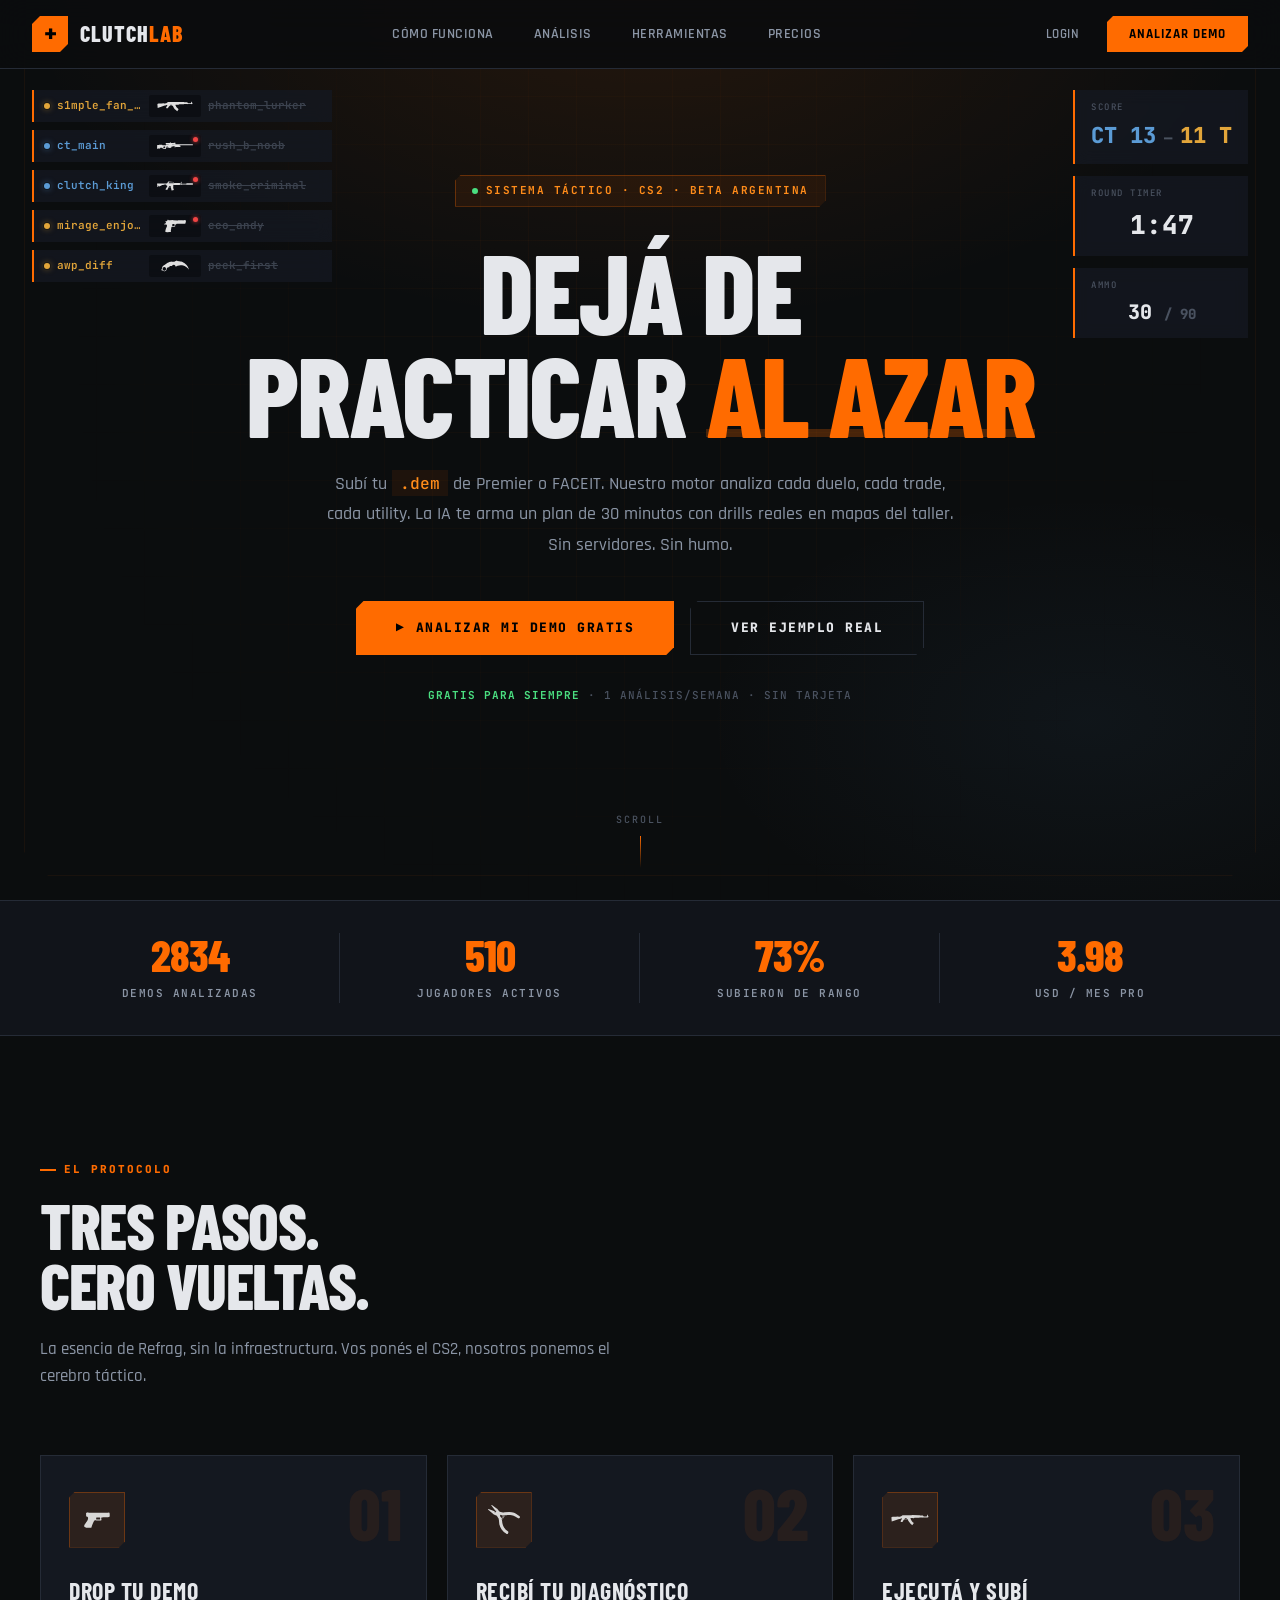
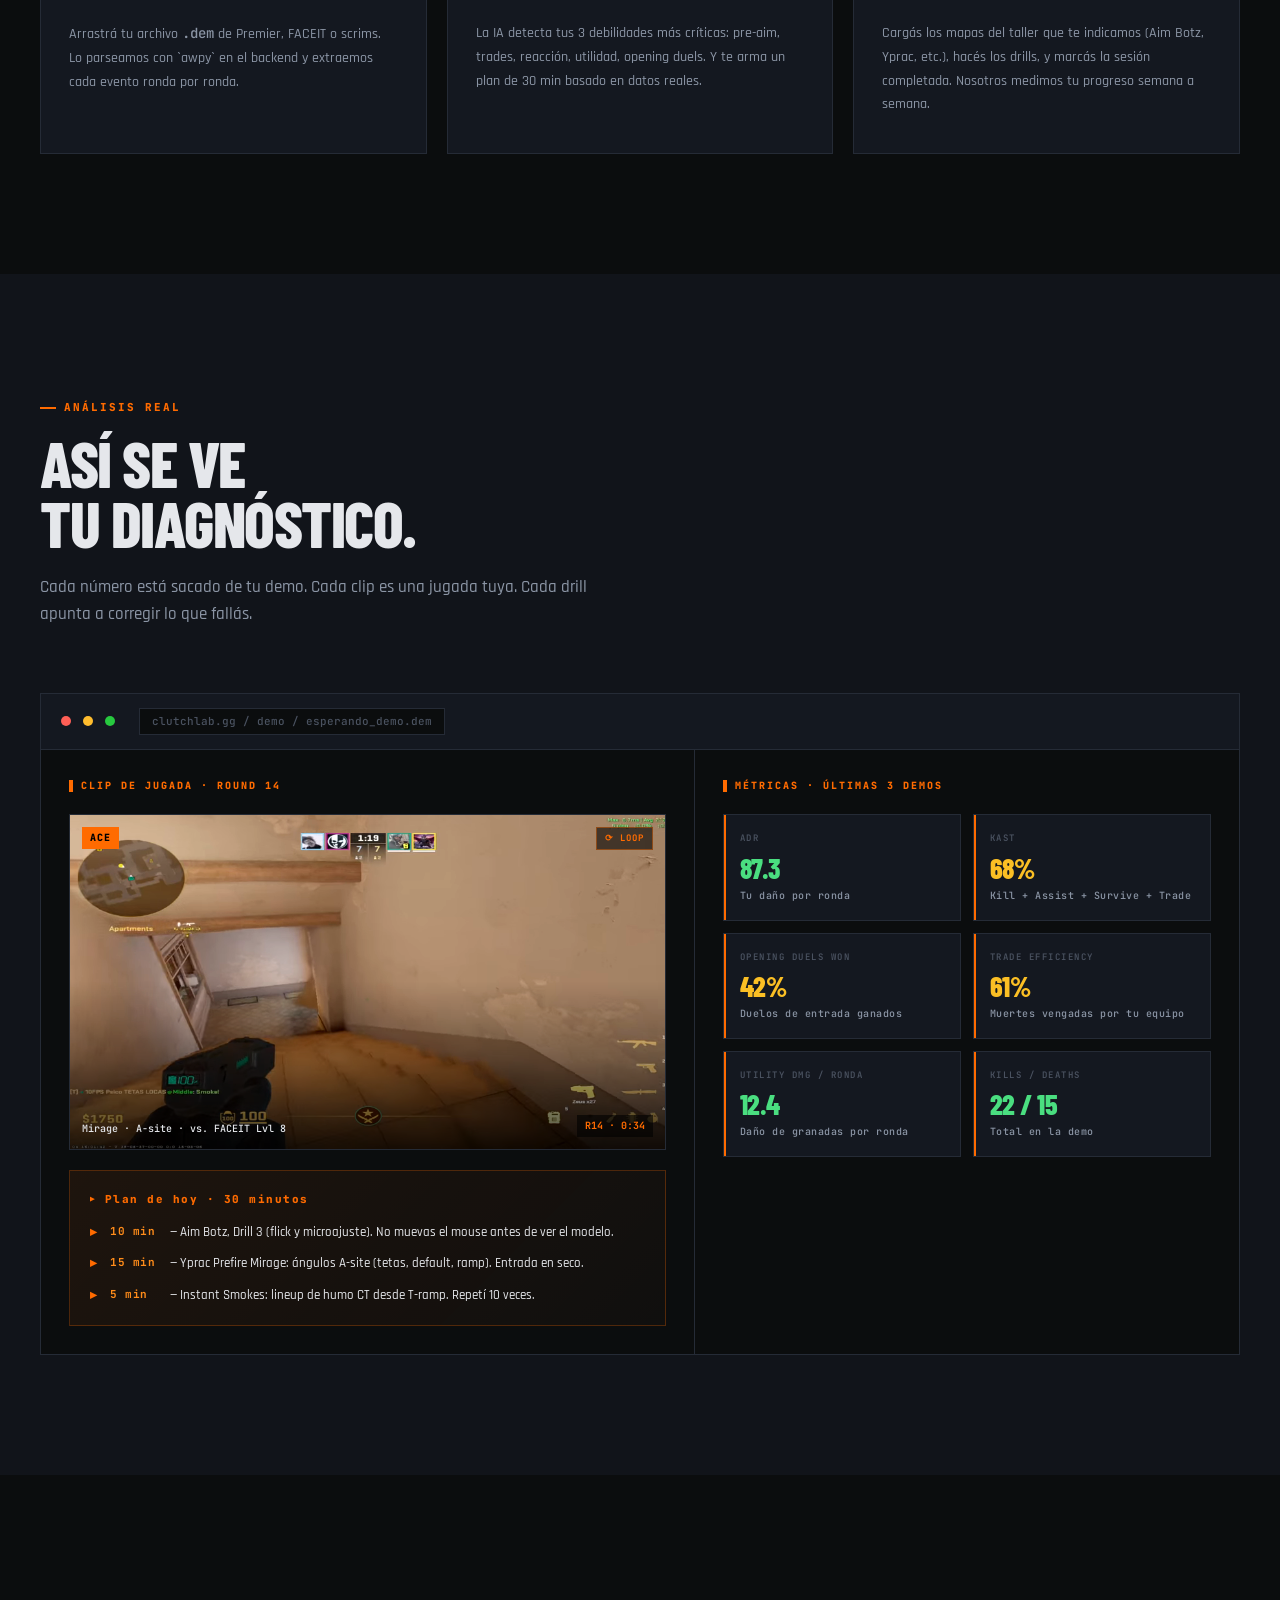
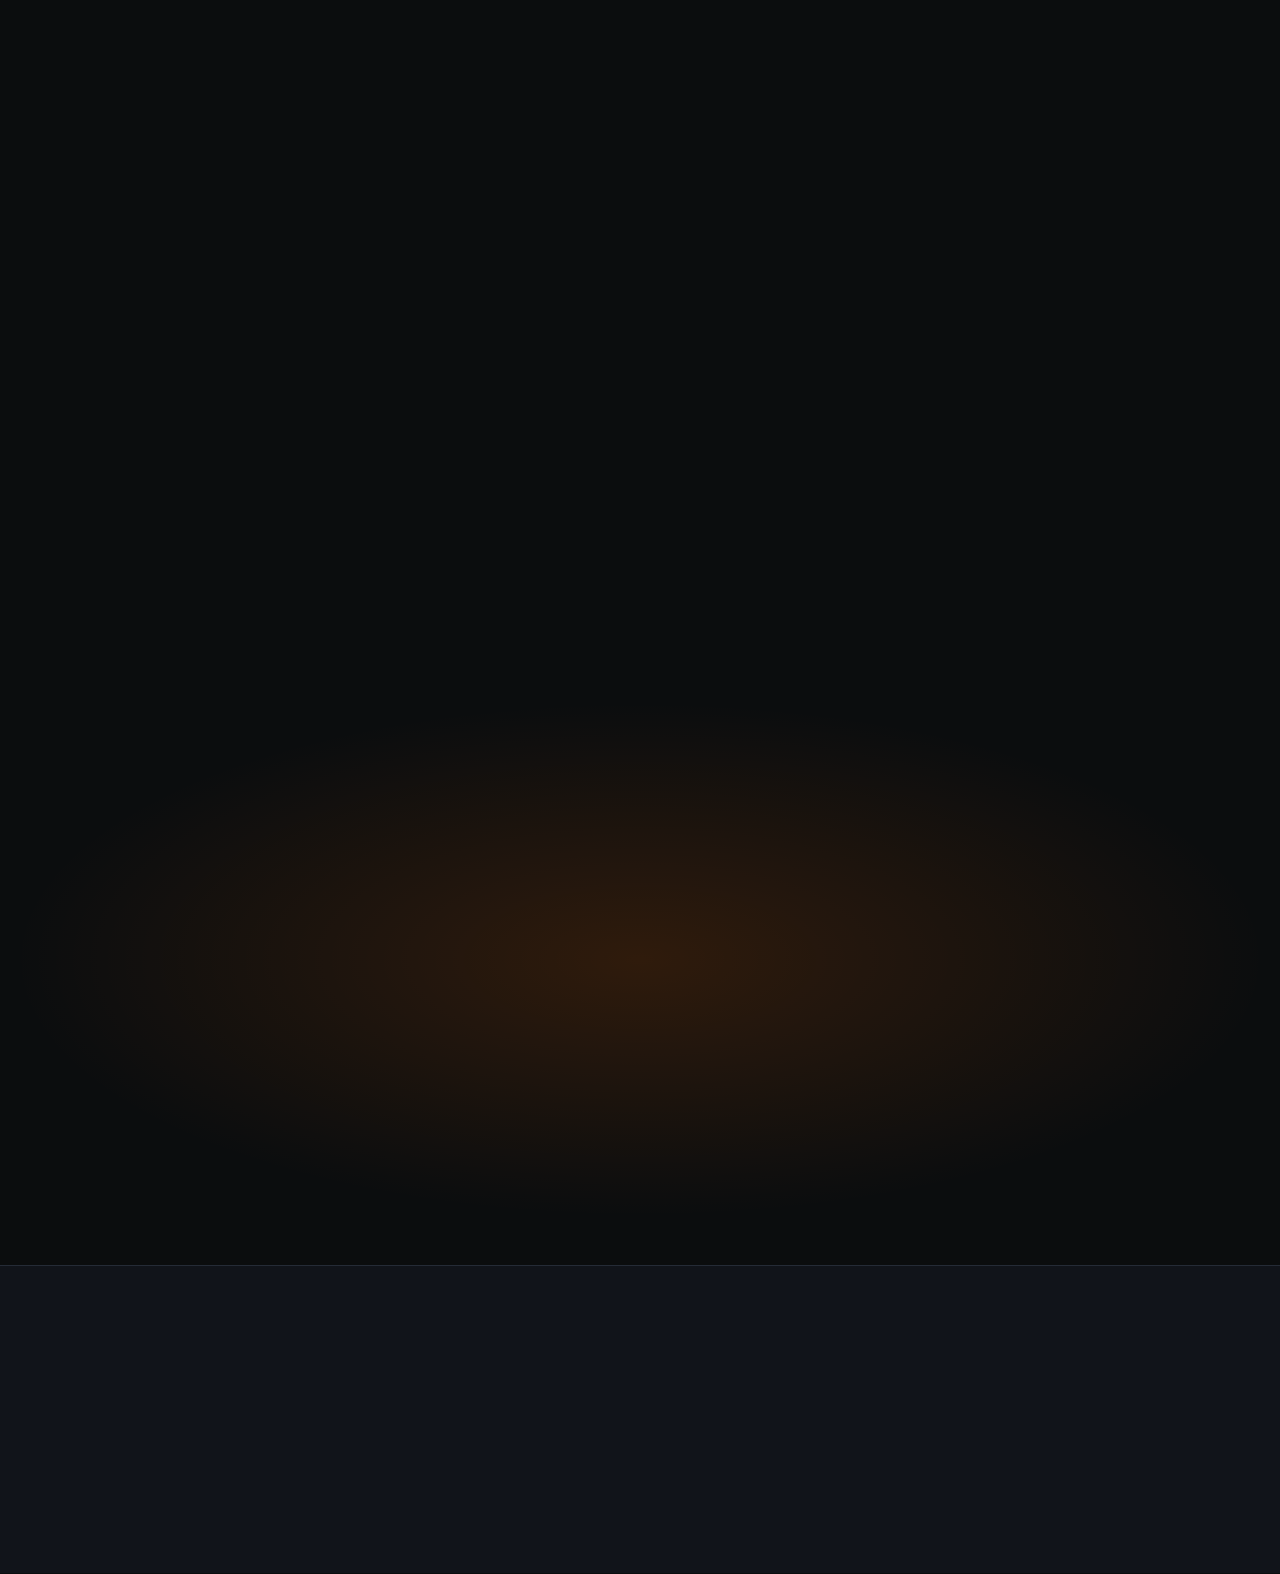
<file: index.html>
<!DOCTYPE html>
<html lang="es">
<head>
<meta charset="UTF-8">
<meta name="viewport" content="width=device-width, initial-scale=1.0">
<title>ClutchLab — Entrenamiento táctico para CS2</title>
<link rel="preconnect" href="https://fonts.googleapis.com">
<link rel="preconnect" href="https://fonts.gstatic.com" crossorigin>
<link href="https://fonts.googleapis.com/css2?family=Rajdhani:wght@500;600;700&family=JetBrains+Mono:wght@400;600;800&family=Barlow+Condensed:wght@600;700;800&display=swap" rel="stylesheet">
<link rel="stylesheet" href="styles.css">
<link rel="icon" href="/favicon.ico" type="image/x-icon">   
</head>
<body>

<!-- ============================================================
     NAV
     ============================================================ -->
<nav>
  <div class="nav-inner">
    <div class="nav-brand">
      <div class="nav-brand-mark"></div>
      <div class="nav-brand-text">Clutch<span>Lab</span></div>
    </div>
    <ul class="nav-links">
      <li><a href="#como-funciona">Cómo funciona</a></li>
      <li><a href="#analisis">Análisis</a></li>
      <li><a href="#herramientas">Herramientas</a></li>
      <li><a href="#precios">Precios</a></li>
    </ul>
    <div class="nav-actions">
      <a href="#" class="nav-login" id="nav-login-btn">Login</a>
      <div class="nav-user hidden" id="nav-user">
        <span class="nav-username" id="nav-username">@usuario</span>
        <button type="button" class="nav-logout" id="nav-logout-btn">Salir</button>
      </div>
      <button type="button" class="nav-cta" id="btn-analyze-nav" style="border:none;cursor:pointer;font-family:inherit;">Analizar demo</button>
    </div>
  </div>
</nav>

<!-- ============================================================
     HERO
     ============================================================ -->
<header class="hero">
  
  <!-- Kill feed decorativo -->
  <div class="killfeed">
    
    <!-- AK-47 · T mata a CT -->
    <div class="kf-item">
      <span class="kf-faction kf-faction-t"></span>
      <span class="kf-killer kf-t">s1mple_fan_07</span>
      <span class="kf-weapon-wrap">
        <img class="kf-weapon-icon" src="icons/ak47.svg" alt="AK-47">
      </span>
      <span class="kf-dead">phantom_lurker</span>
    </div>

    <!-- AWP headshot · CT mata a T -->
    <div class="kf-item">
      <span class="kf-faction kf-faction-ct"></span>
      <span class="kf-killer kf-ct">ct_main</span>
      <span class="kf-weapon-wrap">
        <img class="kf-weapon-icon" src="icons/awp.svg" alt="AWP">
        <span class="kf-hs-dot"></span>
      </span>
      <span class="kf-dead">rush_b_noob</span>
    </div>

    <!-- M4A1-S headshot · CT mata a T -->
    <div class="kf-item">
      <span class="kf-faction kf-faction-ct"></span>
      <span class="kf-killer kf-ct">clutch_king</span>
      <span class="kf-weapon-wrap">
        <img class="kf-weapon-icon" src="icons/m4a1_silencer.svg" alt="M4A1-S">
        <span class="kf-hs-dot"></span>
      </span>
      <span class="kf-dead">smoke_criminal</span>
    </div>

    <!-- Deagle headshot · T mata a CT -->
    <div class="kf-item">
      <span class="kf-faction kf-faction-t"></span>
      <span class="kf-killer kf-t">mirage_enjoyer</span>
      <span class="kf-weapon-wrap">
        <img class="kf-weapon-icon" src="icons/deagle.svg" alt="Deagle">
        <span class="kf-hs-dot"></span>
      </span>
      <span class="kf-dead">eco_andy</span>
    </div>

    <!-- Karambit · T mata a CT -->
    <div class="kf-item">
      <span class="kf-faction kf-faction-t"></span>
      <span class="kf-killer kf-t">awp_diff</span>
      <span class="kf-weapon-wrap">
        <img class="kf-weapon-icon" src="icons/knife_karambit.svg" alt="Karambit">
      </span>
      <span class="kf-dead">peek_first</span>
    </div>

  </div>
  
  <!-- HUD decorativo derecha -->
  <div class="hero-hud">
    <div class="hud-box">
      <div class="hud-label">Score</div>
      <div class="hud-score">
        <span class="ct">CT 13</span>
        <span class="sep">—</span>
        <span class="t">11 T</span>
      </div>
    </div>
    <div class="hud-box">
      <div class="hud-label">Round Timer</div>
      <div class="hud-timer">1:47</div>
    </div>
    <div class="hud-box">
      <div class="hud-label">Ammo</div>
      <div class="hud-timer" style="font-size:20px;">30 <span style="color:var(--text-faint);font-size:14px;">/ 90</span></div>
    </div>
  </div>
  
  <div class="hero-content">
    <div class="hero-badge" data-animate="fade-up">
      <span class="dot"></span>
      Sistema táctico · CS2 · Beta Argentina
    </div>
    
    <h1 data-animate="fade-up" style="--delay:0.1s">
      Dejá de<br>practicar <span class="accent">al azar</span>
    </h1>
    
    <p class="hero-sub" data-animate="fade-up" style="--delay:0.2s">
      Subí tu <code>.dem</code> de Premier o FACEIT. Nuestro motor analiza cada duelo, cada trade, cada utility. La IA te arma un plan de 30 minutos con drills reales en mapas del taller. Sin servidores. Sin humo.
    </p>
    
    <div class="hero-ctas" data-animate="fade-up" style="--delay:0.3s">
      <button type="button" class="btn-primary" id="btn-analyze-hero">
        <span>▶</span> Analizar mi demo gratis
      </button>
      <a href="#analisis" class="btn-secondary">
        Ver ejemplo real
      </a>
    </div>
    
    <p class="hero-trust" data-animate="fade-up" style="--delay:0.4s">
      <strong>Gratis para siempre</strong> · 1 análisis/semana · Sin tarjeta
    </p>
  </div>
  
  <div class="scroll-hint">Scroll</div>
</header>

<!-- ============================================================
     STATS BAR
     ============================================================ -->
<div class="stats-bar">
  <div class="stats-inner">
    <div class="stat" data-animate="fade-up">
      <div class="stat-value" data-counter="2847">0</div>
      <div class="stat-label">Demos analizadas</div>
    </div>
    <div class="stat" data-animate="fade-up" style="--delay:0.1s">
      <div class="stat-value" data-counter="512">0</div>
      <div class="stat-label">Jugadores activos</div>
    </div>
    <div class="stat" data-animate="fade-up" style="--delay:0.2s">
      <div class="stat-value" data-counter="73" data-suffix="%">0</div>
      <div class="stat-label">Subieron de rango</div>
    </div>
    <div class="stat" data-animate="fade-up" style="--delay:0.3s">
      <div class="stat-value" data-counter="4" data-decimal="2">0</div>
      <div class="stat-label">USD / mes Pro</div>
    </div>
  </div>
</div>

<!-- ============================================================
     HOW IT WORKS
     ============================================================ -->
<section id="como-funciona">
  <div class="container">
    <div class="section-header" data-animate="fade-up">
      <div class="section-label">El protocolo</div>
      <h2 class="section-title">Tres pasos.<br>Cero vueltas.</h2>
      <p class="section-sub">La esencia de Refrag, sin la infraestructura. Vos ponés el CS2, nosotros ponemos el cerebro táctico.</p>
    </div>
    
    <div class="steps">
      <div class="step" data-animate="fade-up" style="--delay:0s">
        <div class="step-num">01</div>
        <div class="step-icon wide">
          <img src="icons/glock.svg" alt="Glock">
        </div>
        <h3>Drop tu demo</h3>
        <p>Arrastrá tu archivo <code>.dem</code> de Premier, FACEIT o scrims. Lo parseamos con `awpy` en el backend y extraemos cada evento ronda por ronda.</p>
      </div>
      <div class="step" data-animate="fade-up" style="--delay:0.15s">
        <div class="step-num">02</div>
        <div class="step-icon">
          <img src="icons/defuser.svg" alt="Defuser">
        </div>
        <h3>Recibí tu diagnóstico</h3>
        <p>La IA detecta tus 3 debilidades más críticas: pre-aim, trades, reacción, utilidad, opening duels. Y te arma un plan de 30 min basado en datos reales.</p>
      </div>
      <div class="step" data-animate="fade-up" style="--delay:0.3s">
        <div class="step-num">03</div>
        <div class="step-icon wide">
          <img src="icons/ak47.svg" alt="AK-47">
        </div>
        <h3>Ejecutá y subí</h3>
        <p>Cargás los mapas del taller que te indicamos (Aim Botz, Yprac, etc.), hacés los drills, y marcás la sesión completada. Nosotros medimos tu progreso semana a semana.</p>
      </div>
    </div>
  </div>
</section>

<!-- ============================================================
     DEMO DASHBOARD - ANÁLISIS
     ============================================================ -->
<section id="analisis" class="demo-section">
  <div class="container">
    <div class="section-header" data-animate="fade-up">
      <div class="section-label">Análisis real</div>
      <h2 class="section-title">Así se ve<br>tu diagnóstico.</h2>
      <p class="section-sub">Cada número está sacado de tu demo. Cada clip es una jugada tuya. Cada drill apunta a corregir lo que fallás.</p>
    </div>
    
    <div class="dashboard" data-animate="scale">
      <!-- Topbar estilo ventana -->
      <div class="dash-topbar">
        <div class="dash-dot r"></div>
        <div class="dash-dot y"></div>
        <div class="dash-dot g"></div>
        <div class="dash-url" id="dash-url">clutchlab.gg / demo / esperando_demo.dem</div>
      </div>
      
      <div class="dash-body">
        <!-- Panel izquierdo: clip + plan -->
        <div class="dash-panel">
          <div class="dash-panel-title">Clip de jugada · Round 14</div>
          
          <div class="clip" data-animate="fade-up">
            <video autoplay loop muted playsinline preload="metadata">
              <source src="clips/ejemplodemo.webm" type="video/webm">
            </video>
            <div class="clip-overlay">
              <span class="clip-tag">ACE</span>
              <div class="clip-info">
                <span>Mirage · A-site · vs. FACEIT Lvl 8</span>
                <span class="clip-timestamp">R14 · 0:34</span>
              </div>
            </div>
          </div>
          
          <div class="plan">
            <div class="plan-title">Plan de hoy · 30 minutos</div>
            <ul class="plan-list">
              <li class="plan-item">
                <strong>10 min</strong> — Aim Botz, Drill 3 (flick y microajuste). No muevas el mouse antes de ver el modelo.
              </li>
              <li class="plan-item">
                <strong>15 min</strong> — Yprac Prefire Mirage: ángulos A-site (tetas, default, ramp). Entrada en seco.
              </li>
              <li class="plan-item">
                <strong>5 min</strong> — Instant Smokes: lineup de humo CT desde T-ramp. Repetí 10 veces.
              </li>
            </ul>
          </div>
        </div>
        
        <!-- Panel derecho: métricas -->
        <div class="dash-panel">
          <div class="dash-panel-title">Métricas · Últimas 3 demos</div>
          
          <div class="metrics-grid">
            <div class="metric" data-animate="fade-up" style="--delay:0s">
              <div class="metric-label">ADR</div>
              <div class="metric-value good" id="metric-adr">87.3</div>
              <div class="metric-delta" id="metric-adr-delta">Tu daño por ronda</div>
            </div>
            <div class="metric" data-animate="fade-up" style="--delay:0.1s">
              <div class="metric-label">KAST</div>
              <div class="metric-value warn" id="metric-kast">68%</div>
              <div class="metric-delta" id="metric-kast-delta">Kill + Assist + Survive + Trade</div>
            </div>
            <div class="metric" data-animate="fade-up" style="--delay:0.2s">
              <div class="metric-label">Opening duels won</div>
              <div class="metric-value warn" id="metric-opening">42%</div>
              <div class="metric-delta" id="metric-opening-delta">Duelos de entrada ganados</div>
            </div>
            <div class="metric" data-animate="fade-up" style="--delay:0.3s">
              <div class="metric-label">Trade efficiency</div>
              <div class="metric-value warn" id="metric-trade">61%</div>
              <div class="metric-delta" id="metric-trade-delta">Muertes vengadas por tu equipo</div>
            </div>
            <div class="metric" data-animate="fade-up" style="--delay:0.4s">
              <div class="metric-label">Utility dmg / ronda</div>
              <div class="metric-value good" id="metric-utility">12.4</div>
              <div class="metric-delta" id="metric-utility-delta">Daño de granadas por ronda</div>
            </div>
            <div class="metric" data-animate="fade-up" style="--delay:0.5s">
              <div class="metric-label">Kills / Deaths</div>
              <div class="metric-value good" id="metric-kd">22 / 15</div>
              <div class="metric-delta" id="metric-kd-delta">Total en la demo</div>
            </div>
          </div>
        </div>
      </div>
    </div>
  </div>
</section>

<!-- ============================================================
     FEATURES
     ============================================================ -->
<section id="herramientas">
  <div class="container">
    <div class="section-header" data-animate="fade-up">
      <div class="section-label">Arsenal completo</div>
      <h2 class="section-title">El nivel de los mejores,<br><span style="color:var(--orange)">forjado en Latinoamérica</span>.</h2>
      <p class="section-sub">Cada módulo está conectado a tu análisis. Nada es genérico. Cada drill, cada lineup, cada rutina sale de tu gameplay real.</p>
    </div>
    
    <div class="features-grid">
      <div class="feat" data-animate="fade-up" style="--delay:0s">
        <div class="feat-icon">
          <img src="icons/customplayer.svg" alt="Jugador">
        </div>
        <h3>Coach IA de demos</h3>
        <p>Análisis profundo con métricas que ni sabías que existían: opening duels, trade%, KAST, reacción en ángulos abiertos.</p>
        <div class="feat-tag">Análisis · Free</div>
      </div>
      <div class="feat" data-animate="fade-up" style="--delay:0.1s">
        <div class="feat-icon wide">
          <img src="icons/ak47.svg" alt="AK-47">
        </div>
        <h3>Aim Routines</h3>
        <p>Drills específicos en Aim Botz, Crossfire y mapas del taller, asignados según tu debilidad detectada. Nada al azar.</p>
        <div class="feat-tag">Drills · Pro</div>
      </div>
      <div class="feat" data-animate="fade-up" style="--delay:0.2s">
        <div class="feat-icon">
          <img src="icons/movelinear.svg" alt="Ruta de prefire">
        </div>
        <h3>Prefire por mapa</h3>
        <p>Rutas priorizadas de prefire. Te decimos qué ángulo limpiar primero en Mirage, Inferno, Dust2 según tus demos.</p>
        <div class="feat-tag">Ejecución · Pro</div>
      </div>
      <div class="feat" data-animate="fade-up" style="--delay:0s">
        <div class="feat-icon wide">
          <img src="icons/grenadepack.svg" alt="Pack de granadas">
        </div>
        <h3>Utility Hub</h3>
        <p>Lineups en texto + video con link directo a Instant Smokes o Yprac Utility. Guardá tus propias alineaciones.</p>
        <div class="feat-tag">Lineups · Pro</div>
      </div>
      <div class="feat" data-animate="fade-up" style="--delay:0.1s">
        <div class="feat-icon wide">
          <img src="icons/inferno.svg" alt="Mapa Inferno">
        </div>
        <h3>Bootcamps por mapa</h3>
        <p>Rutas de 7 días para Mirage, Dust2, Inferno, Ancient y Anubis. Tareas diarias + seguimiento de progreso.</p>
        <div class="feat-tag">Contenido · Pro</div>
      </div>
      <div class="feat" data-animate="fade-up" style="--delay:0.2s">
        <div class="feat-icon">
          <img src="icons/healthshot.svg" alt="Boost de progreso">
        </div>
        <h3>Rachas y progreso</h3>
        <p>Historial de sesiones, rachas, y evolución de métricas. Ves lo que los mapas gratis no te muestran.</p>
        <div class="feat-tag">Tracking · Free</div>
      </div>
    </div>
  </div>
</section>

<!-- ============================================================
     MAP POOL
     ============================================================ -->
<div class="map-pool">
  <div class="map-pool-inner">
    <div class="map-pool-title" data-animate="fade-up">Map pool soportado · Premier 2026</div>
    <div class="maps">
      <div class="map-chip" data-animate="scale" style="--delay:0s">Mirage</div>
      <div class="map-chip" data-animate="scale" style="--delay:0.05s">Inferno</div>
      <div class="map-chip" data-animate="scale" style="--delay:0.1s">Dust2</div>
      <div class="map-chip" data-animate="scale" style="--delay:0.15s">Ancient</div>
      <div class="map-chip" data-animate="scale" style="--delay:0.2s">Anubis</div>
      <div class="map-chip" data-animate="scale" style="--delay:0.25s">Nuke</div>
      <div class="map-chip" data-animate="scale" style="--delay:0.3s">Vertigo</div>
      <div class="map-chip" data-animate="scale" style="--delay:0.35s">Train</div>
    </div>
  </div>
</div>

<!-- ============================================================
     PRICING
     ============================================================ -->
<section id="precios">
  <div class="container">
    <div class="section-header" data-animate="fade-up">
      <div class="section-label">Inversión</div>
      <h2 class="section-title">Empezá gratis.<br>Pagá solo si te sirve.</h2>
      <p class="section-sub">Sin tarjeta. Sin trampa. El plan Free es completo de verdad — no es una demo recortada.</p>
    </div>
    
    <div class="pricing-grid">
      <div class="price-card" data-animate="fade-up" style="--delay:0s">
        <div class="price-name">Free</div>
        <div class="price-value"><span class="cur">$</span>0<span class="per">/ siempre</span></div>
        <p class="price-desc">Para probar si el método funciona con tu juego real.</p>
        <ul class="price-list">
          <li>1 análisis de demo por semana</li>
          <li>Diagnóstico + plan de 30 min</li>
          <li>Biblioteca básica de lineups</li>
          <li>Rachas y progreso básico</li>
          <li class="off">Análisis ilimitados</li>
          <li class="off">Bootcamps avanzados</li>
        </ul>
        <a href="#" class="price-cta outline">Empezar gratis</a>
      </div>
      
      <div class="price-card featured" data-animate="fade-up" style="--delay:0.15s">
        <div class="price-tag">Recomendado</div>
        <div class="price-name">Pro</div>
        <div class="price-value"><span class="cur">$</span>4<span class="per">/ mes</span></div>
        <p class="price-desc">Para el jugador que quiere subir de rango en serio.</p>
        <ul class="price-list">
          <li>Análisis ilimitados de demos</li>
          <li>Historial de progreso completo</li>
          <li>Bootcamps de todos los mapas</li>
          <li>Utility Hub completo</li>
          <li>Comparativa con mayor rango</li>
          <li>Acceso anticipado a nuevas features</li>
        </ul>
        <a href="#" class="price-cta fill">Probar 7 días gratis</a>
      </div>
      
      <div class="price-card" data-animate="fade-up" style="--delay:0.3s">
        <div class="price-name">Equipos</div>
        <div class="price-value"><span class="cur">$</span>15<span class="per">/ mes</span></div>
        <p class="price-desc">Para organizaciones y academias que entrenan en serio.</p>
        <ul class="price-list">
          <li>Hasta 5 cuentas Pro</li>
          <li>Panel de equipo con progreso grupal</li>
          <li>Análisis de scrims compartido</li>
          <li>Rutinas personalizadas por equipo</li>
          <li>Soporte prioritario en español</li>
          <li>Facturación para organizaciones</li>
        </ul>
        <a href="#" class="price-cta outline">Contactar</a>
      </div>
    </div>
  </div>
</section>

<!-- ============================================================
     FINAL CTA
     ============================================================ -->
<section class="final-cta">
  <div class="final-cta-content">
    <h2 data-animate="fade-up">
      Tu próxima partida<br>puede ser <span class="accent">distinta</span>.
    </h2>
    <p data-animate="fade-up" style="--delay:0.15s">
      Subí una demo ahora. En 30 segundos tenés tu primer plan de entrenamiento personalizado. Gratis, sin tarjeta, sin vueltas.
    </p>
    <div data-animate="fade-up" style="--delay:0.3s">
      <button type="button" class="btn-primary" id="btn-analyze-final">
        <span>▶</span> Analizar mi primera demo
      </button>
    </div>
  </div>
</section>

<!-- ============================================================
     FOOTER
     ============================================================ -->
<footer>
  <div class="footer-inner">
    <div class="footer-top">
      <div class="footer-brand">Clutch<span>Lab</span></div>
      <ul class="footer-links">
        <li><a href="#">Discord</a></li>
        <li><a href="#">Twitter</a></li>
        <li><a href="#">Términos</a></li>
        <li><a href="#">Privacidad</a></li>
      </ul>
    </div>
    <div class="footer-bottom">
      <span>© 2026 ClutchLab. Hecho con 🧡 en Argentina.</span>
      <span>CS2 · FACEIT · Premier · Scrims</span>
    </div>
    <p class="footer-disclaimer">
      ClutchLab no está afiliado a Valve Corporation. Counter-Strike es una marca registrada de Valve. Usamos únicamente mapas del Taller de Steam con permiso de sus autores, o guiamos al usuario a descargarlos de forma independiente. No distribuimos contenido de terceros.
    </p>
  </div>
</footer>

<!-- ============================================================
     AUTH MODAL
     ============================================================ -->
<div class="auth-modal-overlay" id="auth-modal">
  <div class="auth-modal">
    <button type="button" class="auth-modal-close" id="auth-modal-close">×</button>
    
    <div class="auth-modal-header">
      <div class="auth-modal-tag">Acceso requerido</div>
      <h2 class="auth-modal-title">Tu cuenta</h2>
    </div>
    
    <div class="auth-modal-tabs">
      <button type="button" class="auth-modal-tab active" data-tab="login">Entrar</button>
      <button type="button" class="auth-modal-tab" data-tab="register">Crear cuenta</button>
    </div>
    
    <form class="auth-form" id="auth-form-login" data-tab-content="login">
      <div class="auth-field">
        <label class="auth-label" for="login-email">Email</label>
        <input class="auth-input" type="email" id="login-email" placeholder="tu@email.com" required>
      </div>
      <div class="auth-field">
        <label class="auth-label" for="login-password">Contraseña</label>
        <input class="auth-input" type="password" id="login-password" placeholder="••••••" required>
      </div>
      <div class="auth-error" id="login-error"></div>
      <button type="submit" class="auth-submit" id="login-submit">Entrar</button>
    </form>
    
    <form class="auth-form" id="auth-form-register" data-tab-content="register" style="display:none">
      <div class="auth-field">
        <label class="auth-label" for="register-email">Email</label>
        <input class="auth-input" type="email" id="register-email" placeholder="tu@email.com" required>
      </div>
      <div class="auth-field">
        <label class="auth-label" for="register-username">Username</label>
        <input class="auth-input" type="text" id="register-username" placeholder="tunombre" minlength="3" maxlength="30" required>
      </div>
      <div class="auth-field">
        <label class="auth-label" for="register-password">Contraseña (mín. 6)</label>
        <input class="auth-input" type="password" id="register-password" placeholder="••••••" minlength="6" required>
      </div>
      <div class="auth-error" id="register-error"></div>
      <button type="submit" class="auth-submit" id="register-submit">Crear cuenta</button>
    </form>
  </div>
</div>

<!-- Input oculto para subir la demo -->
<input type="file" id="demo-file-input" accept=".dem" style="display:none">

<script src="script.js"></script>

</body>
</html>
</file>
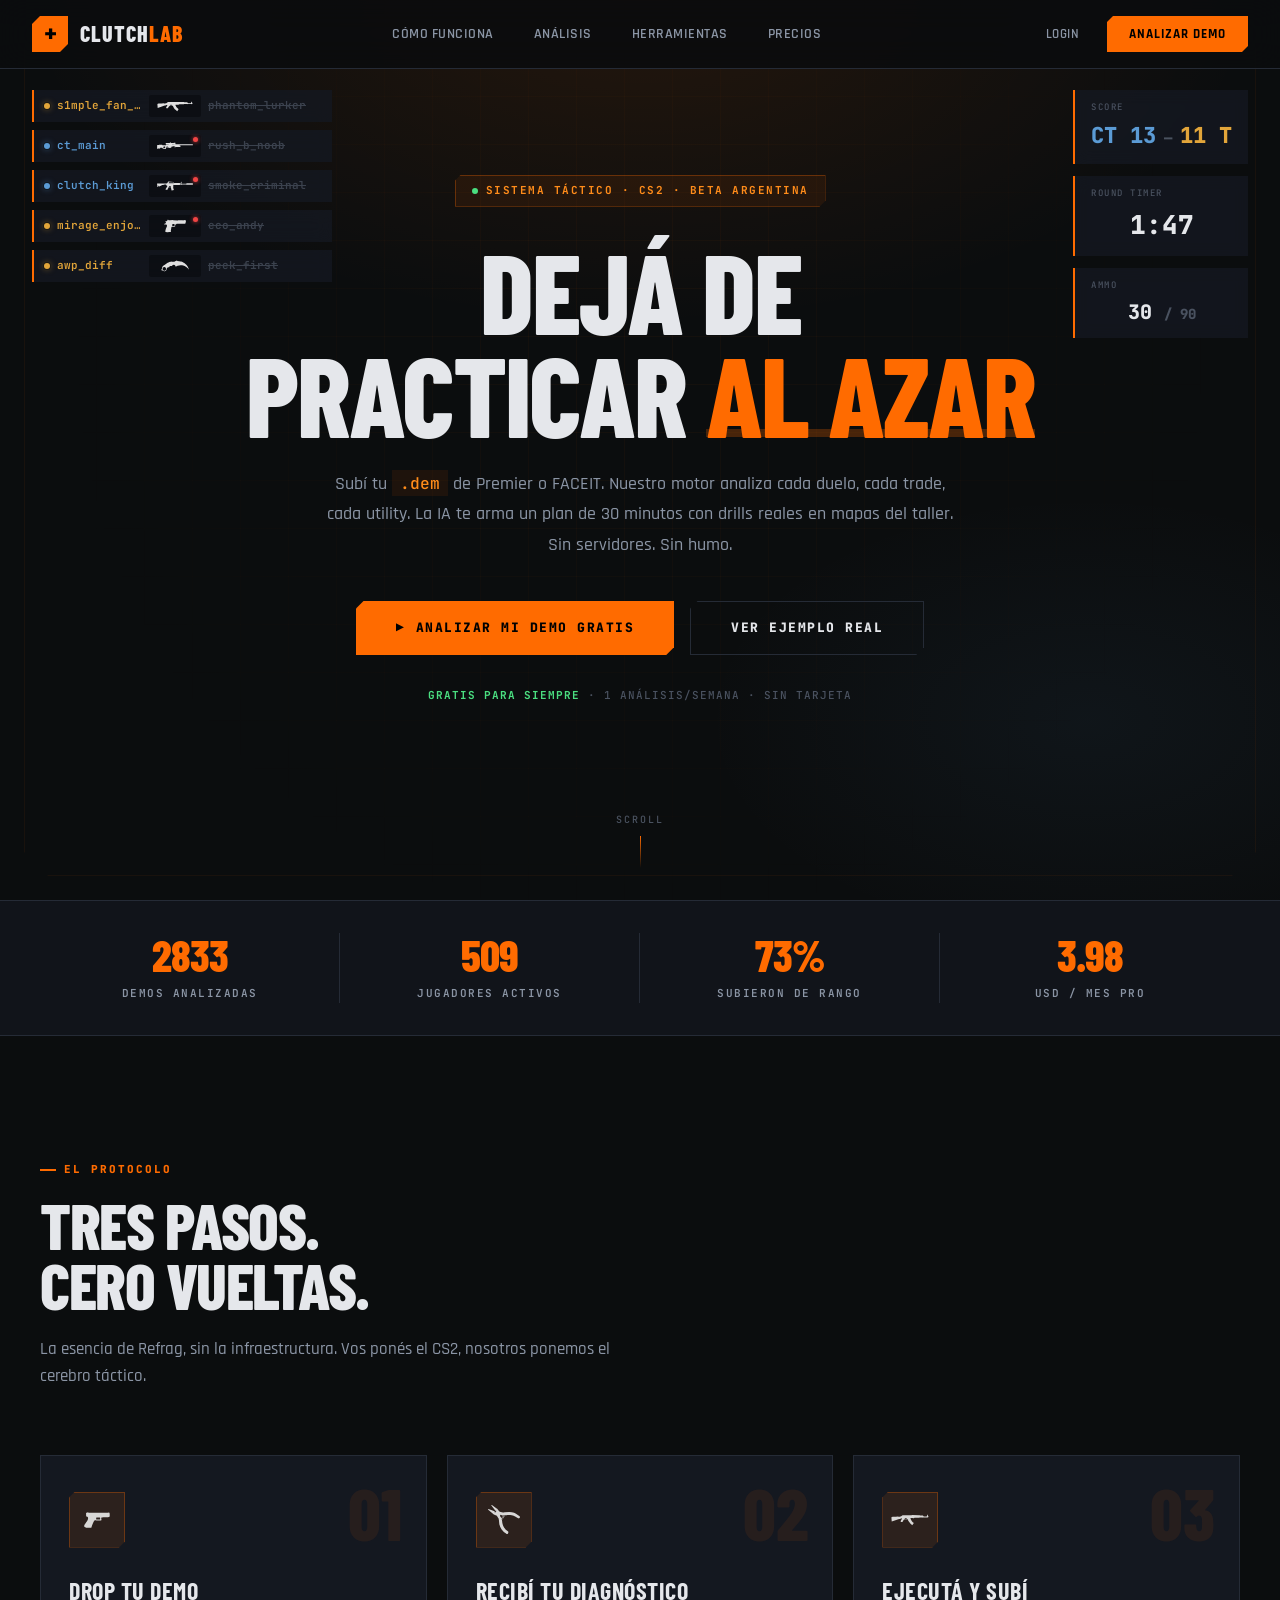
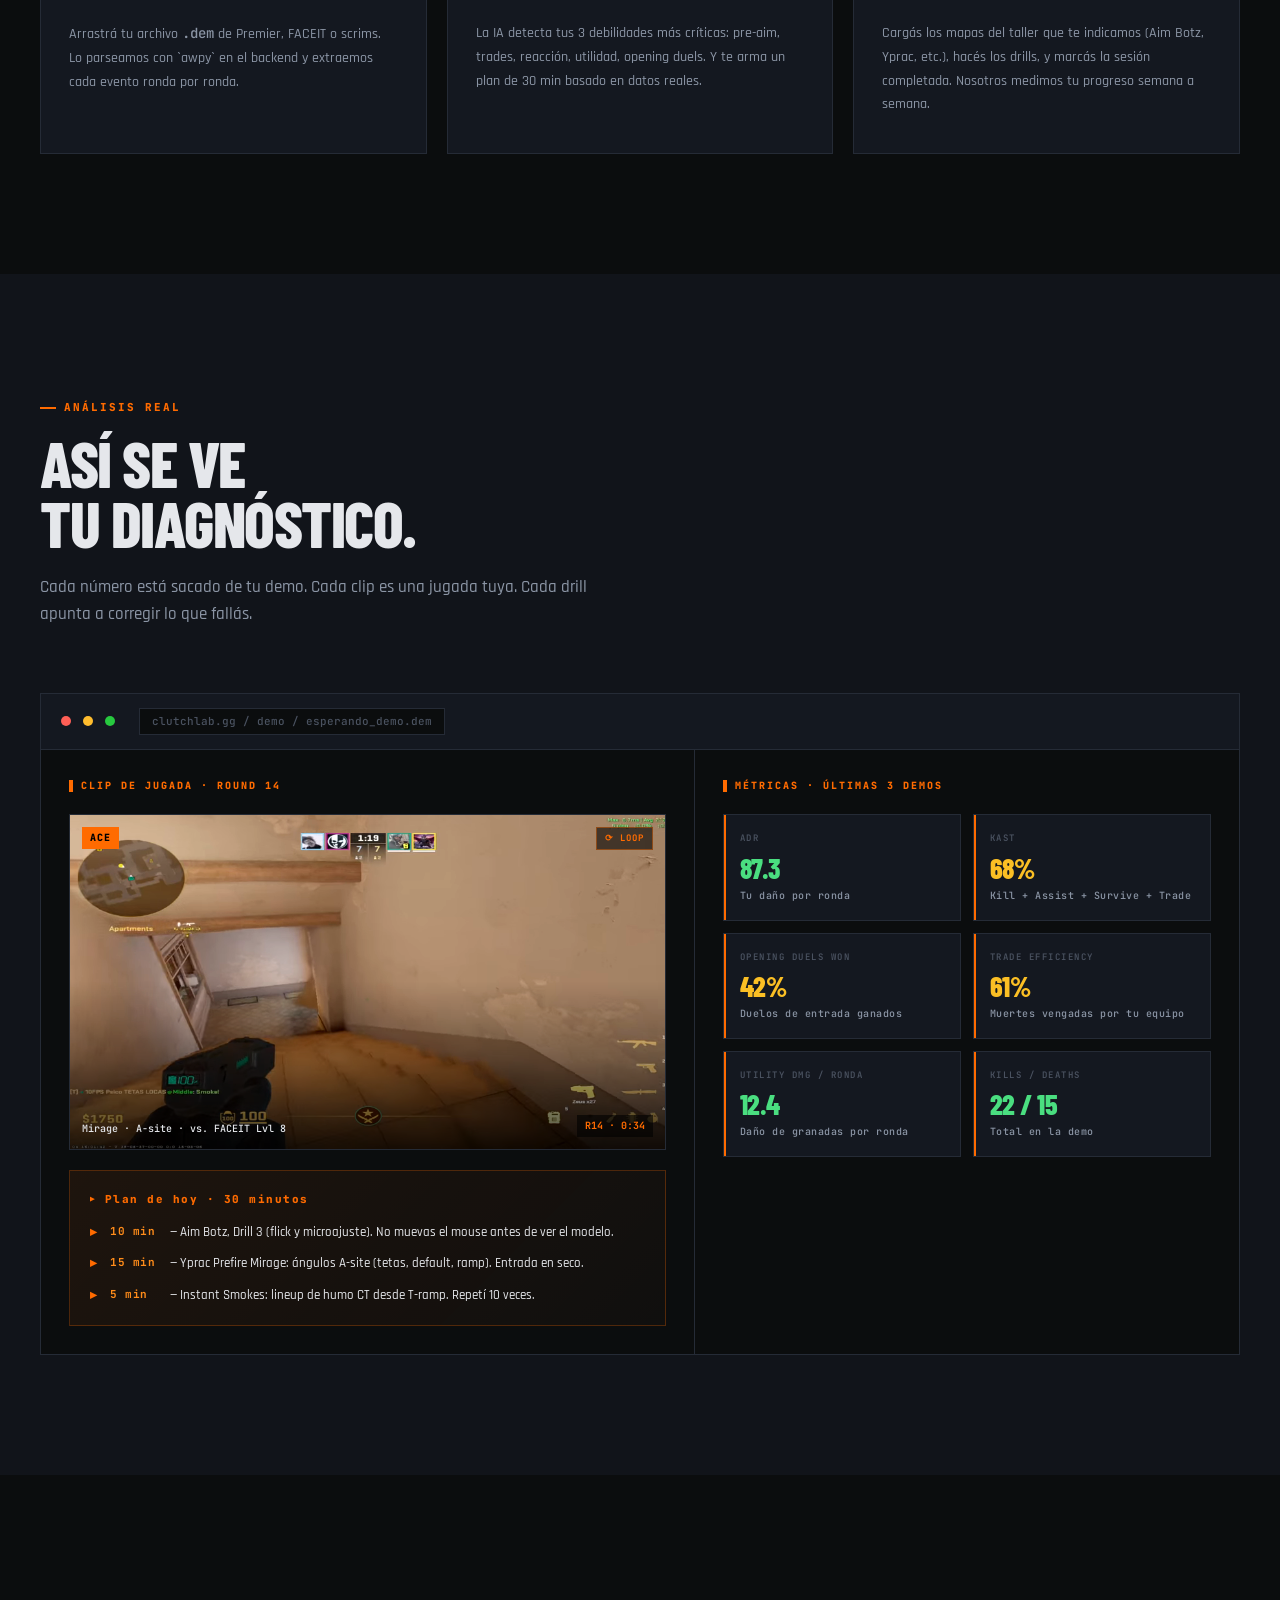
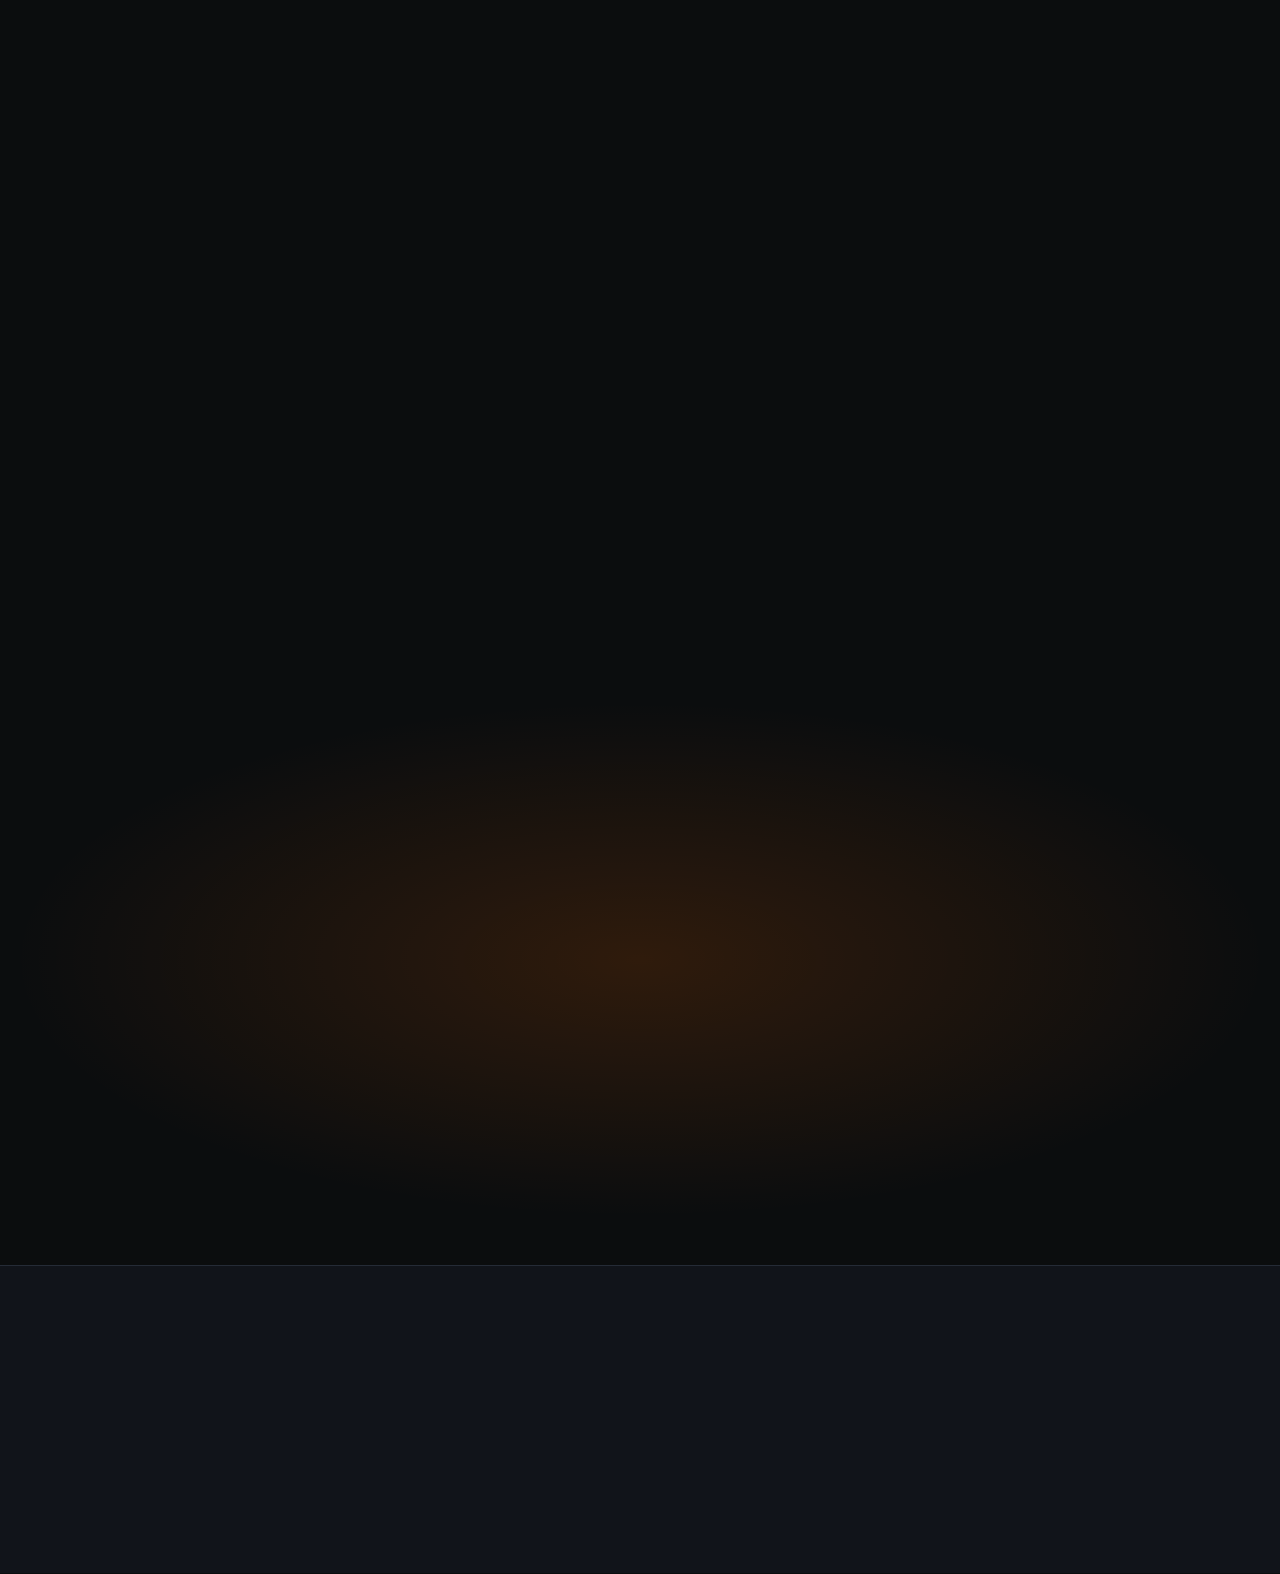
<file: dashboard.html>
<!DOCTYPE html>
<html lang="es">
<head>
<meta charset="UTF-8">
<meta name="viewport" content="width=device-width, initial-scale=1.0">
<title>Dashboard — ClutchLab</title>
<link rel="preconnect" href="https://fonts.googleapis.com">
<link rel="preconnect" href="https://fonts.gstatic.com" crossorigin>
<link href="https://fonts.googleapis.com/css2?family=Rajdhani:wght@500;600;700&family=JetBrains+Mono:wght@400;600;800&family=Barlow+Condensed:wght@600;700;800&display=swap" rel="stylesheet">
<link rel="stylesheet" href="dashboard.css">
</head>
<body>

<!-- ============================================================
     SIDEBAR
     ============================================================ -->
<aside class="sidebar">
  <a href="#" class="sidebar-brand" id="sidebar-brand">
  <div class="sidebar-brand-mark"></div>
  <div class="sidebar-brand-text">Clutch<span>Lab</span></div>
</a>

  <nav class="sidebar-nav">
    <a href="#" class="sidebar-link active" data-view="overview">
      <span class="sidebar-link-icon">◈</span>
      <span class="sidebar-link-text">Overview</span>
    </a>
    <a href="#" class="sidebar-link" data-view="analyses">
      <span class="sidebar-link-icon">▤</span>
      <span class="sidebar-link-text">Análisis</span>
    </a>
    <a href="#" class="sidebar-link" data-view="plan">
      <span class="sidebar-link-icon">▶</span>
      <span class="sidebar-link-text">Plan de hoy</span>
    </a>
    <a href="#" class="sidebar-link" data-view="progress">
      <span class="sidebar-link-icon">↗</span>
      <span class="sidebar-link-text">Progreso</span>
    </a>
    <a href="#" class="sidebar-link" data-view="prematch">
      <span class="sidebar-link-icon">⚡</span>
      <span class="sidebar-link-text">Pre-Partida</span>
    </a>
    <a href="#" class="sidebar-link" data-view="arsenal">
      <span class="sidebar-link-icon">🗺️</span>
      <span class="sidebar-link-text">Arsenal Táctico</span>
    </a>
  </nav>

  <div class="sidebar-footer">
    <div class="sidebar-user">
      <div class="sidebar-user-avatar" id="user-avatar">?</div>
      <div class="sidebar-user-info">
        <div class="sidebar-user-name" id="sidebar-username">@usuario</div>
        <div class="sidebar-user-plan">Plan Free</div>
      </div>
    </div>
    <button type="button" class="sidebar-logout" id="btn-logout" title="Salir">⏻</button>
  </div>
</aside>

<!-- ============================================================
     MAIN
     ============================================================ -->
<main class="main">

  <header class="topbar">
    <div class="topbar-left">
      <h1 class="topbar-title" id="view-title">Overview</h1>
      <p class="topbar-subtitle" id="view-subtitle">Tu progreso táctico en un solo lugar</p>
    </div>
    <div class="topbar-right">
      <button type="button" class="btn-new-analysis" id="btn-new-analysis">
        <span>+</span> Nuevo análisis
      </button>
    </div>
  </header>

  <!-- ============ VISTA: OVERVIEW ============ -->
  <section class="view" id="view-overview" data-view-content="overview">
    <div class="stats-global" id="stats-global">
      <div class="stat-card">
        <div class="stat-card-label">Demos analizadas</div>
        <div class="stat-card-value" id="stat-total-demos">—</div>
        <div class="stat-card-sub">Total histórico</div>
      </div>
      <div class="stat-card">
        <div class="stat-card-label">ADR promedio</div>
        <div class="stat-card-value" id="stat-avg-adr">—</div>
        <div class="stat-card-sub">Últimos análisis</div>
      </div>
      <div class="stat-card">
        <div class="stat-card-label">KAST promedio</div>
        <div class="stat-card-value" id="stat-avg-kast">—</div>
        <div class="stat-card-sub">Últimos análisis</div>
      </div>
      <div class="stat-card">
        <div class="stat-card-label">Mejor mapa</div>
        <div class="stat-card-value" id="stat-best-map">—</div>
        <div class="stat-card-sub">Mayor ADR</div>
      </div>
    </div>

    <div class="section-block">
      <div class="section-block-header">
        <h2 class="section-block-title">Últimas partidas</h2>
        <a href="#" class="section-block-link" data-view-link="analyses">Ver todas →</a>
      </div>
      <div class="analyses-list" id="analyses-list-overview"></div>
    </div>

    <div class="section-block">
      <div class="section-block-header">
        <h2 class="section-block-title">Plan de entrenamiento activo</h2>
      </div>
      <div class="plan-active" id="plan-active"></div>
    </div>
  </section>

  <!-- ============ VISTA: ANÁLISIS ============ -->
  <section class="view" id="view-analyses" data-view-content="analyses" hidden>
    <div class="analyses-list full" id="analyses-list-full"></div>
  </section>

  <!-- ============ VISTA: PLAN ============ -->
  <section class="view" id="view-plan" data-view-content="plan" hidden>
    <div class="plan-view" id="plan-view"></div>
  </section>

  <!-- ============ VISTA: PROGRESO ============ -->
  <section class="view" id="view-progress" data-view-content="progress" hidden>
    <div class="progress-view" id="progress-view"></div>
  </section>

  <!-- ============ VISTA: PRE-PARTIDA ============ -->
  <section class="view" id="view-prematch" data-view-content="prematch" hidden>
    <div class="pre-match-view" id="pre-match-view"></div>
  </section>

  <!-- ============ VISTA: ARSENAL TÁCTICO ============ -->
  <section class="view" id="view-arsenal" data-view-content="arsenal" hidden>
    <div class="arsenal-view" id="arsenal-view"></div>
  </section>

</main>

<!-- ============================================================
     MODAL DE DETALLE
     ============================================================ -->
<div class="analysis-modal-overlay" id="analysis-modal">
  <div class="analysis-modal">
    <button type="button" class="analysis-modal-close" id="analysis-modal-close">×</button>
    <button type="button" class="analysis-modal-delete" id="analysis-modal-delete" title="Eliminar análisis" aria-label="Eliminar análisis">
      <svg viewBox="0 0 16 16" width="15" height="15" fill="none" stroke="currentColor" stroke-width="1.6" stroke-linecap="round" stroke-linejoin="round">
        <path d="M2 4h12M5 4V3a1 1 0 0 1 1-1h4a1 1 0 0 1 1 1v1M6.5 7v5M9.5 7v5M3.5 4l.8 9.5a1 1 0 0 0 1 .9h5.4a1 1 0 0 0 1-.9l.8-9.5"/>
      </svg>
    </button>
    <div class="analysis-modal-header">
      <div class="analysis-modal-map" id="modal-map">—</div>
      <div class="analysis-modal-meta">
        <span id="modal-player">—</span>
        <span class="meta-sep">·</span>
        <span id="modal-date">—</span>
      </div>
    </div>
    <div class="analysis-modal-body">
      <div class="analysis-modal-metrics" id="modal-metrics"></div>
      <div class="analysis-modal-plan-section">
        <div class="analysis-modal-section-title">Plan de entrenamiento</div>
        <div id="modal-plan"></div>
      </div>
    </div>
  </div>
</div>

<!-- ============================================================
     MODAL SELECTOR DE JUGADOR
     ============================================================ -->
<div class="player-selector-overlay" id="player-selector">
  <div class="player-selector">
    <div class="player-selector-header">
      <div class="player-selector-tag">Selección</div>
      <h2 class="player-selector-title">Elegí el jugador</h2>
      <p class="player-selector-sub">¿A quién querés analizar de esta demo?</p>
    </div>
    <div class="player-duration-selector">
      <div class="player-duration-label">Duración del entrenamiento</div>
      <div class="player-duration-btns">
        <button type="button" class="duration-btn" data-duration="15">15 min</button>
        <button type="button" class="duration-btn active" data-duration="30">30 min</button>
        <button type="button" class="duration-btn" data-duration="45">45 min</button>
      </div>
    </div>
    <div class="player-selector-list" id="player-list"></div>
    <button type="button" class="player-selector-cancel" id="player-selector-cancel">Cancelar</button>
  </div>
</div>

<!-- ============================================================
     MODAL DE CONFIRMACIÓN
     ============================================================ -->
<div class="confirm-modal-overlay" id="confirm-modal">
  <div class="confirm-modal">
    <div class="confirm-modal-icon">
      <svg viewBox="0 0 24 24" width="28" height="28" fill="none" stroke="currentColor" stroke-width="1.8" stroke-linecap="round" stroke-linejoin="round">
        <path d="M12 9v4M12 17h.01M10.3 3.9 1.8 18a2 2 0 0 0 1.7 3h17a2 2 0 0 0 1.7-3L13.7 3.9a2 2 0 0 0-3.4 0z"/>
      </svg>
    </div>
    <h3 class="confirm-modal-title" id="confirm-title">¿Estás seguro?</h3>
    <p class="confirm-modal-message" id="confirm-message">Esta acción no se puede deshacer.</p>
    <div class="confirm-modal-actions">
      <button type="button" class="confirm-btn confirm-btn-cancel" id="confirm-cancel">Cancelar</button>
      <button type="button" class="confirm-btn confirm-btn-danger" id="confirm-accept">Confirmar</button>
    </div>
  </div>
</div>

<input type="file" id="demo-file-input" accept=".dem" style="display:none">

<script src="dashboard.js"></script>
</body>
</html>
</file>
<file: styles.css>
* { margin: 0; padding: 0; box-sizing: border-box; }

:root {
  --bg:        #0b0d0e;
  --bg-2:      #11141a;
  --bg-3:      #1a1e26;
  --panel:     #141820;
  --orange:    #ff6b00;
  --orange-hi: #ff8c1a;
  --orange-dim: #4a2600;
  --text:      #e5e7eb;
  --text-dim:  #8b95a5;
  --text-faint: #4a5260;
  --border:    #252b36;
  --ct:        #5b9bd5;
  --t:         #e2a53a;
  --green:     #4ade80;
  --red:       #ef4444;
  --yellow:    #fbbf24;
  --mono:      'JetBrains Mono', monospace;
  --display:   'Barlow Condensed', sans-serif;
  --ui:        'Rajdhani', sans-serif;
}

html { scroll-behavior: smooth; }

body {
  font-family: var(--ui);
  background: var(--bg);
  color: var(--text);
  line-height: 1.6;
  overflow-x: hidden;
  font-weight: 500;
}

body { cursor: crosshair; }
a, button, .clickable { cursor: pointer; }

code, .mono { font-family: var(--mono); }

/* ============================================================
   SCROLL ANIMATIONS
   ============================================================ */
[data-animate] {
  opacity: 0;
  transition: opacity 0.9s cubic-bezier(0.16, 1, 0.3, 1),
              transform 0.9s cubic-bezier(0.16, 1, 0.3, 1);
  transition-delay: var(--delay, 0s);
  will-change: opacity, transform;
}
[data-animate="fade-up"] { transform: translateY(60px); }
[data-animate="scale"]   { transform: scale(0.88); }

[data-animate].visible {
  opacity: 1;
  transform: translate(0) scale(1);
  will-change: auto;
}

/* ============================================================
   CONTENT-VISIBILITY — salta layout/render de secciones below-fold
   ============================================================ */
.stats-bar,
#como-funciona,
#analisis,
#herramientas,
.map-pool,
#precios,
.final-cta,
footer {
  content-visibility: auto;
  contain-intrinsic-size: auto 800px;
}

/* ============================================================
   NAV
   ============================================================ */
nav {
  position: fixed;
  top: 0; left: 0; right: 0;
  z-index: 1000;
  background: rgba(11, 13, 14, 0.92);
  backdrop-filter: blur(16px);
  border-bottom: 1px solid var(--border);
}

.nav-inner {
  max-width: 1400px;
  margin: 0 auto;
  padding: 0 32px;
  height: 68px;
  display: flex;
  align-items: center;
  justify-content: space-between;
}

.nav-brand {
  display: flex;
  align-items: center;
  gap: 12px;
}

.nav-brand-mark {
  width: 36px; height: 36px;
  background: var(--orange);
  display: flex;
  align-items: center;
  justify-content: center;
  clip-path: polygon(0 8px, 8px 0, 100% 0, 100% calc(100% - 8px), calc(100% - 8px) 100%, 0 100%);
  position: relative;
}
.nav-brand-mark::after {
  content: '+';
  color: #000;
  font-family: var(--mono);
  font-weight: 800;
  font-size: 22px;
  line-height: 1;
}

.nav-brand-text {
  font-family: var(--display);
  font-weight: 800;
  font-size: 22px;
  letter-spacing: 1px;
  text-transform: uppercase;
}
.nav-brand-text span { color: var(--orange); }

.nav-links {
  display: flex;
  gap: 8px;
  list-style: none;
  align-items: center;
}

.nav-links a {
  color: var(--text-dim);
  text-decoration: none;
  font-size: 14px;
  font-weight: 600;
  padding: 8px 16px;
  text-transform: uppercase;
  letter-spacing: 0.5px;
  transition: color 0.2s, background 0.2s;
  clip-path: polygon(0 4px, 4px 0, 100% 0, 100% calc(100% - 4px), calc(100% - 4px) 100%, 0 100%);
}
.nav-links a:hover { color: var(--text); background: var(--bg-3); }

.nav-actions {
  display: flex;
  gap: 12px;
  align-items: center;
}

.nav-login {
  color: var(--text-dim);
  font-size: 13px;
  text-decoration: none;
  text-transform: uppercase;
  letter-spacing: 0.5px;
  font-weight: 600;
  padding: 8px 16px;
}
.nav-login:hover { color: var(--text); }

.nav-cta {
  background: var(--orange);
  color: #000;
  padding: 10px 22px;
  font-weight: 800;
  font-size: 13px;
  text-transform: uppercase;
  letter-spacing: 1px;
  text-decoration: none;
  clip-path: polygon(0 6px, 6px 0, 100% 0, 100% calc(100% - 6px), calc(100% - 6px) 100%, 0 100%);
  transition: background 0.2s, transform 0.2s;
  display: inline-block;
}
.nav-cta:hover {
  background: var(--orange-hi);
  transform: translateY(-1px);
}

/* ============================================================
   HERO
   ============================================================ */
.hero {
  min-height: 100vh;
  padding: 120px 32px 140px;
  position: relative;
  display: flex;
  flex-direction: column;
  align-items: center;
  justify-content: center;
  overflow: hidden;
  background:
    radial-gradient(ellipse 80% 60% at 50% 0%, rgba(255,107,0,0.10) 0%, transparent 60%),
    radial-gradient(ellipse 60% 50% at 85% 80%, rgba(91,155,213,0.06) 0%, transparent 50%),
    var(--bg);
}

.hero::before {
  content: '';
  position: absolute;
  inset: 0;
  background-image:
    linear-gradient(rgba(255,107,0,0.04) 1px, transparent 1px),
    linear-gradient(90deg, rgba(255,107,0,0.04) 1px, transparent 1px);
  background-size: 48px 48px;
  mask-image: radial-gradient(circle at 50% 40%, black 10%, transparent 70%);
  -webkit-mask-image: radial-gradient(circle at 50% 40%, black 10%, transparent 70%);
  pointer-events: none;
  animation: grid-drift 40s linear infinite;
  will-change: background-position;
}

.hero::after {
  content: '';
  position: absolute;
  inset: 24px;
  border: 1px solid rgba(255,107,0,0.06);
  clip-path: polygon(
    0 24px, 24px 0,
    calc(100% - 24px) 0, 100% 24px,
    100% calc(100% - 24px), calc(100% - 24px) 100%,
    24px 100%, 0 calc(100% - 24px)
  );
  pointer-events: none;
}

.hero-content {
  position: relative;
  z-index: 2;
  max-width: 1200px;
  width: 100%;
  text-align: center;
}

/* ============================================================
   KILLFEED
   ============================================================ */
.killfeed {
  position: absolute;
  top: 90px;
  left: 32px;
  display: flex;
  flex-direction: column;
  gap: 8px;
  z-index: 3;
  pointer-events: none;
}

.kf-item {
  display: flex;
  align-items: center;
  gap: 7px;
  background: rgba(20, 24, 32, 0.85);
  backdrop-filter: blur(8px);
  padding: 5px 12px 5px 10px;
  border-left: 2px solid var(--orange);
  font-family: var(--mono);
  font-size: 11px;
  font-weight: 600;
  opacity: 0;
  animation: kf-slide 0.5s ease-out forwards;
  width: 300px;
  line-height: 1.4;
}
.kf-item:nth-child(1) { animation-delay: 0.15s; }
.kf-item:nth-child(2) { animation-delay: 0.35s; }
.kf-item:nth-child(3) { animation-delay: 0.55s; }
.kf-item:nth-child(4) { animation-delay: 0.75s; }
.kf-item:nth-child(5) { animation-delay: 0.95s; }

@keyframes kf-slide {
  from { opacity: 0; transform: translateX(-20px); }
  to   { opacity: 1; transform: translateX(0); }
}

.kf-faction {
  width: 6px;
  height: 6px;
  border-radius: 50%;
  flex-shrink: 0;
}
.kf-faction-t {
  background: var(--t);
  box-shadow: 0 0 0 1px rgba(0,0,0,0.4), 0 0 6px rgba(226,165,58,0.6);
}
.kf-faction-ct {
  background: var(--ct);
  box-shadow: 0 0 0 1px rgba(0,0,0,0.4), 0 0 6px rgba(91,155,213,0.6);
}

.kf-killer {
  flex: 0 0 85px;
  overflow: hidden;
  text-overflow: ellipsis;
  white-space: nowrap;
  line-height: 1.4;
}
.kf-t  { color: var(--t); }
.kf-ct { color: var(--ct); }

.kf-weapon-wrap {
  position: relative;
  display: inline-flex;
  align-items: center;
  justify-content: center;
  flex-shrink: 0;
  width: 52px;
  height: 22px;
  background: rgba(0, 0, 0, 0.35);
  border-radius: 2px;
}

.kf-weapon-icon {
  width: 36px;
  height: 14px;
  object-fit: contain;
  filter: brightness(0) invert(0.92);
  opacity: 0.95;
}

.kf-hs-dot {
  position: absolute;
  top: 2px;
  right: 3px;
  width: 5px;
  height: 5px;
  border-radius: 50%;
  background: var(--red);
  box-shadow: 0 0 4px rgba(239, 68, 68, 0.9);
}

.kf-dead {
  flex: 1 1 0;
  min-width: 0;
  color: var(--text-faint);
  text-decoration: line-through;
  opacity: 0.75;
  overflow: hidden;
  text-overflow: ellipsis;
  white-space: nowrap;
  line-height: 1.4;
}

/* ============================================================
   RIGHT HUD
   ============================================================ */
.hero-hud {
  position: absolute;
  top: 90px;
  right: 32px;
  z-index: 3;
  font-family: var(--mono);
  display: flex;
  flex-direction: column;
  gap: 12px;
  pointer-events: none;
}

.hud-box {
  background: rgba(20, 24, 32, 0.85);
  backdrop-filter: blur(8px);
  border-left: 2px solid var(--orange);
  padding: 10px 16px;
  min-width: 160px;
}

.hud-label {
  font-size: 9px;
  color: var(--text-faint);
  text-transform: uppercase;
  letter-spacing: 1.5px;
  margin-bottom: 4px;
}

.hud-score {
  font-size: 22px;
  font-weight: 800;
  display: flex;
  justify-content: space-between;
  align-items: baseline;
}
.hud-score .ct { color: var(--ct); }
.hud-score .t { color: var(--t); }
.hud-score .sep { color: var(--text-faint); font-size: 14px; margin: 0 8px; }

.hud-timer {
  font-size: 26px;
  font-weight: 800;
  color: var(--text);
  text-align: center;
}

/* ============================================================
   HERO BADGE
   ============================================================ */
.hero-badge {
  display: inline-flex;
  align-items: center;
  gap: 8px;
  padding: 6px 16px;
  background: rgba(255, 107, 0, 0.08);
  border: 1px solid rgba(255, 107, 0, 0.3);
  color: var(--orange-hi);
  font-family: var(--mono);
  font-size: 11px;
  font-weight: 700;
  letter-spacing: 1.5px;
  text-transform: uppercase;
  margin-bottom: 32px;
  clip-path: polygon(0 6px, 6px 0, 100% 0, 100% calc(100% - 6px), calc(100% - 6px) 100%, 0 100%);
}

.hero-badge .dot {
  width: 6px; height: 6px;
  background: var(--green);
  border-radius: 50%;
  animation: pulse-dot 1.5s ease-in-out infinite;
}
@keyframes pulse-dot {
  0%, 100% { opacity: 1; box-shadow: 0 0 8px var(--green); }
  50% { opacity: 0.4; box-shadow: 0 0 0 var(--green); }
}

.hero h1 {
  font-family: var(--display);
  font-size: clamp(48px, 9vw, 112px);
  font-weight: 800;
  line-height: 0.92;
  letter-spacing: -2px;
  text-transform: uppercase;
  margin-bottom: 24px;
}
.hero h1 .accent {
  color: var(--orange);
  position: relative;
  display: inline-block;
}
.hero h1 .accent::after {
  content: '';
  position: absolute;
  left: 0; right: 0;
  bottom: 8px;
  height: 8px;
  background: var(--orange);
  opacity: 0.25;
  z-index: -1;
}

.hero-sub {
  font-size: clamp(15px, 1.6vw, 18px);
  color: var(--text-dim);
  max-width: 640px;
  margin: 0 auto 40px;
  line-height: 1.7;
}
.hero-sub code {
  color: var(--orange-hi);
  background: rgba(255,107,0,0.08);
  padding: 2px 8px;
  font-size: 0.9em;
}

.hero-ctas {
  display: flex;
  gap: 16px;
  justify-content: center;
  flex-wrap: wrap;
  margin-bottom: 32px;
}

.btn-primary {
  padding: 16px 40px;
  background: var(--orange);
  color: #000;
  font-family: var(--mono);
  font-weight: 800;
  font-size: 13px;
  text-transform: uppercase;
  letter-spacing: 1.5px;
  text-decoration: none;
  clip-path: polygon(0 8px, 8px 0, 100% 0, 100% calc(100% - 8px), calc(100% - 8px) 100%, 0 100%);
  transition: all 0.2s;
  display: inline-flex;
  align-items: center;
  gap: 10px;
  border: none;
  cursor: pointer;
}
.btn-primary:hover {
  background: var(--orange-hi);
  transform: translateY(-2px);
  box-shadow: 0 12px 32px rgba(255,107,0,0.35);
}

.btn-secondary {
  padding: 16px 40px;
  background: transparent;
  color: var(--text);
  font-family: var(--mono);
  font-weight: 800;
  font-size: 13px;
  text-transform: uppercase;
  letter-spacing: 1.5px;
  text-decoration: none;
  border: 1px solid var(--border);
  clip-path: polygon(0 8px, 8px 0, 100% 0, 100% calc(100% - 8px), calc(100% - 8px) 100%, 0 100%);
  transition: all 0.2s;
  display: inline-flex;
  align-items: center;
  gap: 10px;
}
.btn-secondary:hover {
  background: var(--bg-3);
  border-color: var(--orange);
  color: var(--orange);
}

.hero-trust {
  font-family: var(--mono);
  font-size: 11px;
  color: var(--text-faint);
  letter-spacing: 1px;
  text-transform: uppercase;
}
.hero-trust strong { color: var(--green); }

.scroll-hint {
  position: absolute;
  bottom: 32px;
  left: 50%;
  transform: translateX(-50%);
  display: flex;
  flex-direction: column;
  align-items: center;
  gap: 8px;
  color: var(--text-faint);
  font-family: var(--mono);
  font-size: 10px;
  letter-spacing: 2px;
  text-transform: uppercase;
  opacity: 0;
  animation: fade-in 1s ease 3s forwards;
}
.scroll-hint::after {
  content: '';
  width: 1px;
  height: 32px;
  background: linear-gradient(to bottom, var(--orange), transparent);
  animation: scroll-line 2s ease-in-out infinite;
}
@keyframes scroll-line {
  0%, 100% { transform: scaleY(0.3); opacity: 0.3; }
  50% { transform: scaleY(1); opacity: 1; }
}
@keyframes fade-in { to { opacity: 1; } }

/* ============================================================
   STATS BAR
   ============================================================ */
.stats-bar {
  background: var(--bg-2);
  border-top: 1px solid var(--border);
  border-bottom: 1px solid var(--border);
  padding: 32px 32px;
}

.stats-inner {
  max-width: 1200px;
  margin: 0 auto;
  display: grid;
  grid-template-columns: repeat(4, 1fr);
  gap: 0;
}

.stat {
  text-align: center;
  padding: 0 24px;
  border-right: 1px solid var(--border);
}
.stat:last-child { border-right: none; }

.stat-value {
  font-family: var(--display);
  font-size: 44px;
  font-weight: 800;
  color: var(--orange);
  line-height: 1;
  letter-spacing: -1px;
  margin-bottom: 8px;
}

.stat-label {
  font-family: var(--mono);
  font-size: 11px;
  color: var(--text-dim);
  text-transform: uppercase;
  letter-spacing: 1.5px;
  font-weight: 600;
}

/* ============================================================
   SECTION SHELL
   ============================================================ */
section { padding: 120px 32px; position: relative; }

.container { max-width: 1200px; margin: 0 auto; }

.section-header {
  margin-bottom: 64px;
  max-width: 760px;
}

.section-label {
  display: inline-block;
  font-family: var(--mono);
  font-size: 11px;
  color: var(--orange);
  font-weight: 800;
  letter-spacing: 2px;
  text-transform: uppercase;
  margin-bottom: 16px;
  padding-left: 24px;
  position: relative;
}
.section-label::before {
  content: '';
  position: absolute;
  left: 0;
  top: 50%;
  width: 16px;
  height: 2px;
  background: var(--orange);
  transform: translateY(-50%);
}

.section-title {
  font-family: var(--display);
  font-size: clamp(36px, 5vw, 64px);
  font-weight: 800;
  line-height: 0.95;
  letter-spacing: -1.5px;
  text-transform: uppercase;
  margin-bottom: 20px;
}

.section-sub {
  font-size: 17px;
  color: var(--text-dim);
  max-width: 600px;
}

/* ============================================================
   HOW IT WORKS
   ============================================================ */
.steps {
  display: grid;
  grid-template-columns: repeat(3, 1fr);
  gap: 20px;
}

.step {
  background: var(--panel);
  border: 1px solid var(--border);
  padding: 36px 28px;
  position: relative;
  transition: border-color 0.3s, transform 0.3s;
}
.step:hover {
  border-color: rgba(255,107,0,0.4);
  transform: translateY(-4px);
}

.step-num {
  position: absolute;
  top: 20px;
  right: 24px;
  font-family: var(--display);
  font-size: 72px;
  font-weight: 800;
  color: rgba(255,107,0,0.08);
  line-height: 1;
}

.step-icon {
  width: 56px;
  height: 56px;
  background: rgba(255,107,0,0.1);
  border: 1px solid rgba(255,107,0,0.3);
  display: flex;
  align-items: center;
  justify-content: center;
  margin-bottom: 24px;
  clip-path: polygon(0 6px, 6px 0, 100% 0, 100% calc(100% - 6px), calc(100% - 6px) 100%, 0 100%);
  position: relative;
}

.step-icon img {
  width: 32px;
  height: 32px;
  object-fit: contain;
  filter: brightness(0) invert(0.92);
  opacity: 0.9;
}

.step-icon.wide img {
  width: 38px;
  height: 18px;
}

.step h3 {
  font-family: var(--display);
  font-size: 24px;
  font-weight: 700;
  letter-spacing: 0.5px;
  text-transform: uppercase;
  margin-bottom: 12px;
}

.step p {
  color: var(--text-dim);
  font-size: 14px;
  line-height: 1.7;
}

/* ============================================================
   DEMO DASHBOARD / ANALYSIS
   ============================================================ */
.demo-section {
  background: var(--bg-2);
}

.dashboard {
  background: var(--bg);
  border: 1px solid var(--border);
  padding: 0;
  overflow: hidden;
}

.dash-topbar {
  display: flex;
  align-items: center;
  gap: 12px;
  padding: 14px 20px;
  background: var(--panel);
  border-bottom: 1px solid var(--border);
  font-family: var(--mono);
  font-size: 12px;
  color: var(--text-dim);
}

.dash-dot { width: 10px; height: 10px; border-radius: 50%; }
.dash-dot.r { background: #ff5f56; }
.dash-dot.y { background: #ffbd2e; }
.dash-dot.g { background: #27c93f; }

.dash-url {
  margin-left: 12px;
  padding: 4px 12px;
  background: var(--bg);
  border: 1px solid var(--border);
  color: var(--text-faint);
  font-size: 11px;
}

.dash-body {
  display: grid;
  grid-template-columns: 1.2fr 1fr;
  gap: 1px;
  background: var(--border);
}

.dash-panel {
  background: var(--bg);
  padding: 28px;
}

.dash-panel-title {
  font-family: var(--mono);
  font-size: 10px;
  color: var(--orange);
  font-weight: 800;
  letter-spacing: 2px;
  text-transform: uppercase;
  margin-bottom: 20px;
  display: flex;
  align-items: center;
  gap: 8px;
}
.dash-panel-title::before {
  content: '';
  width: 4px;
  height: 12px;
  background: var(--orange);
}

/* CLIP CONTAINER */
.clip {
  position: relative;
  aspect-ratio: 16 / 9;
  background: var(--bg-3);
  border: 1px solid var(--border);
  overflow: hidden;
  margin-bottom: 20px;
}

.clip img,
.clip video {
  width: 100%;
  height: 100%;
  object-fit: cover;
  display: block;
  filter: saturate(1.1) contrast(1.05);
}

.clip-overlay {
  position: absolute;
  inset: 0;
  background: linear-gradient(180deg, transparent 50%, rgba(0,0,0,0.7) 100%);
  display: flex;
  flex-direction: column;
  justify-content: space-between;
  padding: 12px;
  pointer-events: none;
}

.clip-tag {
  align-self: flex-start;
  background: var(--orange);
  color: #000;
  font-family: var(--mono);
  font-size: 10px;
  font-weight: 800;
  padding: 3px 8px;
  letter-spacing: 1px;
}

.clip-info {
  font-family: var(--mono);
  font-size: 10px;
  color: var(--text);
  display: flex;
  justify-content: space-between;
  align-items: flex-end;
}

.clip-timestamp {
  background: rgba(0,0,0,0.6);
  padding: 3px 8px;
  color: var(--orange);
  font-weight: 700;
}

.clip.placeholder {
  display: flex;
  align-items: center;
  justify-content: center;
  background:
    repeating-linear-gradient(
      45deg,
      var(--bg-3),
      var(--bg-3) 10px,
      var(--bg-2) 10px,
      var(--bg-2) 20px
    );
}
.clip.placeholder::before {
  content: '📁 REEMPLAZAR CON GIF';
  font-family: var(--mono);
  font-size: 11px;
  color: var(--text-faint);
  letter-spacing: 1px;
  background: rgba(0,0,0,0.7);
  padding: 8px 16px;
  border: 1px dashed var(--text-faint);
}

.clip::after {
  content: '⟳ LOOP';
  position: absolute;
  top: 12px;
  right: 12px;
  font-family: var(--mono);
  font-size: 9px;
  font-weight: 700;
  letter-spacing: 1px;
  color: var(--orange);
  background: rgba(0,0,0,0.6);
  padding: 3px 8px;
  border: 1px solid rgba(255,107,0,0.4);
  pointer-events: none;
  z-index: 2;
}

/* Metrics */
.metrics-grid {
  display: grid;
  grid-template-columns: 1fr 1fr;
  gap: 12px;
}

.metric {
  background: var(--panel);
  border: 1px solid var(--border);
  padding: 16px;
  position: relative;
}
.metric::before {
  content: '';
  position: absolute;
  top: 0; left: 0;
  width: 2px;
  height: 100%;
  background: var(--orange);
}

.metric-label {
  font-family: var(--mono);
  font-size: 9px;
  color: var(--text-faint);
  text-transform: uppercase;
  letter-spacing: 1.5px;
  margin-bottom: 8px;
  font-weight: 600;
}

.metric-value {
  font-family: var(--display);
  font-size: 28px;
  font-weight: 800;
  line-height: 1;
  letter-spacing: -0.5px;
}

.metric-value.bad  { color: var(--red); }
.metric-value.warn { color: var(--yellow); }
.metric-value.good { color: var(--green); }

.metric-delta {
  font-family: var(--mono);
  font-size: 10px;
  color: var(--text-dim);
  margin-top: 6px;
  letter-spacing: 0.5px;
}

.metric-delta.down { color: var(--red); }
.metric-delta.up   { color: var(--green); }

/* Plan */
.plan {
  background: linear-gradient(135deg, rgba(255,107,0,0.08) 0%, rgba(255,107,0,0.02) 100%);
  border: 1px solid rgba(255,107,0,0.25);
  padding: 20px;
  margin-top: 20px;
}

.plan-title {
  font-family: var(--mono);
  font-size: 11px;
  color: var(--orange);
  font-weight: 800;
  letter-spacing: 1.5px;
  margin-bottom: 14px;
  display: flex;
  align-items: center;
  gap: 8px;
}
.plan-title::before {
  content: '▶';
  font-size: 8px;
}

.plan-list {
  list-style: none;
  display: flex;
  flex-direction: column;
  gap: 12px;
}

.plan-item {
  display: flex;
  gap: 12px;
  font-size: 13px;
  color: var(--text);
  padding-left: 20px;
  position: relative;
  line-height: 1.5;
}
.plan-item::before {
  content: '▸';
  position: absolute;
  left: 0;
  color: var(--orange);
  font-weight: 700;
}
.plan-item strong {
  color: var(--orange-hi);
  font-family: var(--mono);
  font-size: 11px;
  letter-spacing: 0.5px;
  display: inline-block;
  min-width: 48px;
}

/* ============================================================
   FEATURES
   ============================================================ */
.features-grid {
  display: grid;
  grid-template-columns: repeat(3, 1fr);
  gap: 20px;
}

.feat {
  background: var(--panel);
  border: 1px solid var(--border);
  padding: 32px 28px;
  position: relative;
  overflow: hidden;
  transition: border-color 0.3s, transform 0.3s;
}
.feat:hover {
  border-color: rgba(255,107,0,0.4);
  transform: translateY(-4px);
}

.feat::before {
  content: '';
  position: absolute;
  top: 0; left: 0;
  width: 100%;
  height: 2px;
  background: linear-gradient(90deg, var(--orange), transparent);
  opacity: 0;
  transition: opacity 0.3s;
}
.feat:hover::before { opacity: 1; }

.feat-icon {
  width: 48px;
  height: 48px;
  background: rgba(255,107,0,0.1);
  border: 1px solid rgba(255,107,0,0.3);
  display: flex;
  align-items: center;
  justify-content: center;
  margin-bottom: 20px;
  clip-path: polygon(0 6px, 6px 0, 100% 0, 100% calc(100% - 6px), calc(100% - 6px) 100%, 0 100%);
  transition: background 0.3s, border-color 0.3s;
}

.feat-icon img {
  width: 28px;
  height: 28px;
  object-fit: contain;
  filter: brightness(0) invert(0.92);
  opacity: 0.9;
  transition: opacity 0.3s;
}

.feat-icon.wide img {
  width: 36px;
  height: 16px;
}

.feat:hover .feat-icon {
  background: rgba(255,107,0,0.18);
  border-color: var(--orange);
}
.feat:hover .feat-icon img {
  opacity: 1;
}

.feat h3 {
  font-family: var(--display);
  font-size: 20px;
  font-weight: 700;
  letter-spacing: 0.5px;
  text-transform: uppercase;
  margin-bottom: 10px;
}

.feat p {
  color: var(--text-dim);
  font-size: 13px;
  line-height: 1.7;
}

.feat-tag {
  display: inline-block;
  font-family: var(--mono);
  font-size: 9px;
  color: var(--orange);
  background: rgba(255,107,0,0.1);
  padding: 2px 8px;
  letter-spacing: 1px;
  font-weight: 700;
  margin-top: 14px;
  text-transform: uppercase;
}

/* ============================================================
   MAP POOL
   ============================================================ */
.map-pool {
  background: var(--bg-2);
  padding: 80px 32px;
  border-top: 1px solid var(--border);
  border-bottom: 1px solid var(--border);
}

.map-pool-inner {
  max-width: 1200px;
  margin: 0 auto;
  text-align: center;
}

.map-pool-title {
  font-family: var(--mono);
  font-size: 11px;
  color: var(--text-faint);
  letter-spacing: 3px;
  text-transform: uppercase;
  margin-bottom: 32px;
  font-weight: 700;
}

.maps {
  display: flex;
  justify-content: center;
  flex-wrap: wrap;
  gap: 12px;
}

.map-chip {
  padding: 10px 20px;
  background: var(--panel);
  border: 1px solid var(--border);
  font-family: var(--display);
  font-size: 16px;
  font-weight: 700;
  letter-spacing: 1px;
  text-transform: uppercase;
  color: var(--text-dim);
  transition: all 0.2s;
  clip-path: polygon(0 6px, 6px 0, 100% 0, 100% calc(100% - 6px), calc(100% - 6px) 100%, 0 100%);
}
.map-chip:hover {
  color: var(--orange);
  border-color: var(--orange);
  background: rgba(255,107,0,0.05);
  transform: translateY(-2px);
}

/* ============================================================
   PRICING
   ============================================================ */
.pricing-grid {
  display: grid;
  grid-template-columns: repeat(3, 1fr);
  gap: 24px;
  align-items: start;
}

.price-card {
  background: var(--panel);
  border: 1px solid var(--border);
  padding: 40px 32px;
  position: relative;
  transition: border-color 0.3s;
}
.price-card:hover { border-color: var(--text-dim); }

.price-card.featured {
  border-color: var(--orange);
  background: linear-gradient(180deg, rgba(255,107,0,0.05) 0%, var(--panel) 40%);
}

.price-tag {
  position: absolute;
  top: -10px;
  left: 32px;
  background: var(--orange);
  color: #000;
  font-family: var(--mono);
  font-size: 10px;
  font-weight: 800;
  padding: 4px 12px;
  letter-spacing: 1.5px;
  text-transform: uppercase;
  clip-path: polygon(0 4px, 4px 0, 100% 0, 100% calc(100% - 4px), calc(100% - 4px) 100%, 0 100%);
}

.price-name {
  font-family: var(--mono);
  font-size: 12px;
  color: var(--text-dim);
  letter-spacing: 2px;
  text-transform: uppercase;
  font-weight: 700;
  margin-bottom: 12px;
}

.price-value {
  font-family: var(--display);
  font-size: 56px;
  font-weight: 800;
  letter-spacing: -2px;
  line-height: 1;
  margin-bottom: 8px;
}
.price-value .cur {
  font-size: 24px;
  vertical-align: top;
  color: var(--text-dim);
  margin-right: 4px;
}
.price-value .per {
  font-family: var(--mono);
  font-size: 12px;
  color: var(--text-dim);
  font-weight: 500;
  letter-spacing: 1px;
  display: block;
  margin-top: 6px;
}

.price-desc {
  color: var(--text-dim);
  font-size: 13px;
  margin-bottom: 32px;
  line-height: 1.6;
}

.price-list {
  list-style: none;
  display: flex;
  flex-direction: column;
  gap: 12px;
  margin-bottom: 32px;
}

.price-list li {
  font-size: 13px;
  display: flex;
  gap: 10px;
  align-items: flex-start;
  color: var(--text);
  line-height: 1.5;
}
.price-list li::before {
  content: '▸';
  color: var(--green);
  font-weight: 700;
  flex-shrink: 0;
  margin-top: 1px;
}
.price-list li.off {
  color: var(--text-faint);
}
.price-list li.off::before {
  content: '▹';
  color: var(--text-faint);
}

.price-cta {
  display: block;
  text-align: center;
  padding: 14px;
  font-family: var(--mono);
  font-weight: 800;
  font-size: 12px;
  text-transform: uppercase;
  letter-spacing: 1.5px;
  text-decoration: none;
  transition: all 0.2s;
  clip-path: polygon(0 6px, 6px 0, 100% 0, 100% calc(100% - 6px), calc(100% - 6px) 100%, 0 100%);
}

.price-cta.outline {
  border: 1px solid var(--border);
  color: var(--text);
}
.price-cta.outline:hover {
  border-color: var(--orange);
  color: var(--orange);
}

.price-cta.fill {
  background: var(--orange);
  color: #000;
  border: none;
}
.price-cta.fill:hover {
  background: var(--orange-hi);
  transform: translateY(-2px);
  box-shadow: 0 12px 32px rgba(255,107,0,0.35);
}

/* ============================================================
   CTA FINAL
   ============================================================ */
.final-cta {
  text-align: center;
  padding: 140px 32px;
  position: relative;
  overflow: hidden;
  background:
    radial-gradient(ellipse 70% 60% at 50% 50%, rgba(255,107,0,0.15) 0%, transparent 70%),
    var(--bg);
}

.final-cta::before {
  content: '';
  position: absolute;
  inset: 0;
  background-image:
    linear-gradient(rgba(255,107,0,0.03) 1px, transparent 1px),
    linear-gradient(90deg, rgba(255,107,0,0.03) 1px, transparent 1px);
  background-size: 40px 40px;
  mask-image: radial-gradient(circle at 50% 50%, black 20%, transparent 70%);
  -webkit-mask-image: radial-gradient(circle at 50% 50%, black 20%, transparent 70%);
  pointer-events: none;
}

.final-cta-content {
  position: relative;
  z-index: 2;
  max-width: 800px;
  margin: 0 auto;
}

.final-cta h2 {
  font-family: var(--display);
  font-size: clamp(40px, 7vw, 88px);
  font-weight: 800;
  line-height: 0.92;
  letter-spacing: -2px;
  text-transform: uppercase;
  margin-bottom: 24px;
}
.final-cta h2 .accent { color: var(--orange); }

.final-cta p {
  color: var(--text-dim);
  font-size: 17px;
  max-width: 560px;
  margin: 0 auto 40px;
  line-height: 1.7;
}

/* ============================================================
   FOOTER
   ============================================================ */
footer {
  background: var(--bg-2);
  border-top: 1px solid var(--border);
  padding: 48px 32px 32px;
}

.footer-inner {
  max-width: 1200px;
  margin: 0 auto;
}

.footer-top {
  display: flex;
  justify-content: space-between;
  align-items: center;
  padding-bottom: 32px;
  border-bottom: 1px solid var(--border);
  margin-bottom: 32px;
  flex-wrap: wrap;
  gap: 20px;
}

.footer-brand {
  font-family: var(--display);
  font-size: 28px;
  font-weight: 800;
  letter-spacing: 1px;
  text-transform: uppercase;
}
.footer-brand span { color: var(--orange); }

.footer-links {
  display: flex;
  gap: 32px;
  list-style: none;
  flex-wrap: wrap;
}
.footer-links a {
  color: var(--text-dim);
  text-decoration: none;
  font-size: 13px;
  font-family: var(--mono);
  text-transform: uppercase;
  letter-spacing: 1px;
  font-weight: 600;
}
.footer-links a:hover { color: var(--orange); }

.footer-bottom {
  display: flex;
  justify-content: space-between;
  gap: 20px;
  flex-wrap: wrap;
  font-family: var(--mono);
  font-size: 11px;
  color: var(--text-faint);
  letter-spacing: 0.5px;
}

.footer-disclaimer {
  margin-top: 24px;
  padding-top: 24px;
  border-top: 1px solid var(--border);
  font-family: var(--mono);
  font-size: 10px;
  color: var(--text-faint);
  line-height: 1.7;
  max-width: 800px;
  opacity: 0.7;
}

/* ============================================================
   HERO ANIMADO — Grid drift + barrido tipo radar
   ============================================================ */
@keyframes grid-drift {
  to { background-position: 48px 48px; }
}

@keyframes radar-sweep {
  to { transform: rotate(360deg); }
}

.hero-radar-sweep {
  position: absolute;
  inset: -20%;
  pointer-events: none;
  z-index: 1;
  background: conic-gradient(
    from 0deg at 50% 50%,
    transparent 0deg,
    transparent 335deg,
    rgba(255, 107, 0, 0.04) 350deg,
    rgba(255, 107, 0, 0.12) 358deg,
    rgba(255, 107, 0, 0.22) 360deg
  );
  animation: radar-sweep 12s linear infinite;
  mask-image: radial-gradient(circle at 50% 50%, black 0%, black 45%, transparent 80%);
  -webkit-mask-image: radial-gradient(circle at 50% 50%, black 0%, black 45%, transparent 80%);
}

.radar-blip {
  position: absolute;
  width: 5px;
  height: 5px;
  margin: -2.5px 0 0 -2.5px;
  border-radius: 50%;
  background: var(--orange);
  box-shadow:
    0 0 8px rgba(255, 107, 0, 0.95),
    0 0 16px rgba(255, 107, 0, 0.5),
    0 0 24px rgba(255, 107, 0, 0.25);
  opacity: 0;
  pointer-events: none;
  z-index: 1;
  animation: blip-ping 12s linear infinite;
  animation-delay: var(--blip-delay, 0s);
}

.radar-blip::before {
  content: '';
  position: absolute;
  inset: -4px;
  border-radius: 50%;
  border: 1px solid rgba(255, 107, 0, 0.8);
  opacity: 0;
  animation: blip-ring 12s linear infinite;
  animation-delay: var(--blip-delay, 0s);
}

@keyframes blip-ping {
  0%   { opacity: 0; transform: scale(0.3); }
  1%   { opacity: 1; transform: scale(1.5); }
  4%   { opacity: 0.9; transform: scale(1); }
  9%   { opacity: 0; transform: scale(1.8); }
  100% { opacity: 0; transform: scale(0.3); }
}

@keyframes blip-ring {
  0%   { opacity: 0; transform: scale(1); }
  2%   { opacity: 0.8; transform: scale(1.2); }
  10%  { opacity: 0; transform: scale(3.5); }
  100% { opacity: 0; transform: scale(1); }
}

/* ============================================================
   RESPONSIVE
   ============================================================ */
@media (max-width: 1024px) {
  .dash-body { grid-template-columns: 1fr; }
  .features-grid { grid-template-columns: repeat(2, 1fr); }
  .pricing-grid { grid-template-columns: 1fr; max-width: 480px; margin: 0 auto; }
  .steps { grid-template-columns: 1fr; }
  .stats-inner { grid-template-columns: repeat(2, 1fr); gap: 24px 0; }
  .stat { border-right: none; }
  .hero-hud { display: none; }
  .killfeed { display: none; }
}

@media (max-width: 640px) {
  section { padding: 80px 20px; }
  .features-grid { grid-template-columns: 1fr; }
  .metrics-grid { grid-template-columns: 1fr; }
  .nav-links { display: none; }
  .nav-inner { padding: 0 20px; }
  .hero { padding: 100px 20px 40px; }
  .stats-inner { grid-template-columns: 1fr; }
  .footer-top { flex-direction: column; align-items: flex-start; }
}

@media (prefers-reduced-motion: reduce) {
  html { scroll-behavior: auto; }

  *, *::before, *::after {
    animation-duration: 0.01ms !important;
    animation-iteration-count: 1 !important;
    transition-duration: 0.01ms !important;
  }

  [data-animate] {
    opacity: 1 !important;
    transform: none !important;
  }

  .hero::before { animation: none; }
  .hero-radar-sweep,
  .radar-blip { display: none !important; }
}

/* ============================================================
   AUTH MODAL — Login / Registro
   ============================================================ */
.auth-modal-overlay {
  position: fixed;
  inset: 0;
  background: rgba(0, 0, 0, 0.85);
  backdrop-filter: blur(8px);
  z-index: 9999;
  display: flex;
  align-items: center;
  justify-content: center;
  padding: 24px;
  opacity: 0;
  visibility: hidden;
  transition: opacity 0.25s, visibility 0.25s;
}

.auth-modal-overlay.active {
  opacity: 1;
  visibility: visible;
}

.auth-modal {
  background: var(--bg-2);
  border: 1px solid var(--border);
  width: 100%;
  max-width: 420px;
  position: relative;
  clip-path: polygon(0 12px, 12px 0, 100% 0, 100% calc(100% - 12px), calc(100% - 12px) 100%, 0 100%);
  transform: scale(0.95) translateY(20px);
  transition: transform 0.25s cubic-bezier(0.16, 1, 0.3, 1);
  overflow: hidden;
}

.auth-modal-overlay.active .auth-modal {
  transform: scale(1) translateY(0);
}

.auth-modal::before {
  content: '';
  position: absolute;
  top: 0; left: 0; right: 0;
  height: 2px;
  background: linear-gradient(90deg, transparent, var(--orange), transparent);
}

.auth-modal-close {
  position: absolute;
  top: 16px;
  right: 16px;
  width: 32px;
  height: 32px;
  background: transparent;
  border: 1px solid var(--border);
  color: var(--text-dim);
  cursor: pointer;
  display: flex;
  align-items: center;
  justify-content: center;
  font-size: 18px;
  line-height: 1;
  transition: all 0.2s;
  z-index: 2;
}

.auth-modal-close:hover {
  border-color: var(--orange);
  color: var(--orange);
}

.auth-modal-header {
  padding: 32px 32px 24px;
  border-bottom: 1px solid var(--border);
  text-align: center;
}

.auth-modal-tag {
  font-family: var(--mono);
  font-size: 10px;
  color: var(--orange);
  font-weight: 800;
  letter-spacing: 2px;
  text-transform: uppercase;
  margin-bottom: 12px;
}

.auth-modal-title {
  font-family: var(--display);
  font-size: 28px;
  font-weight: 800;
  letter-spacing: -0.5px;
  text-transform: uppercase;
  line-height: 1;
}

.auth-modal-tabs {
  display: flex;
  border-bottom: 1px solid var(--border);
}

.auth-modal-tab {
  flex: 1;
  padding: 16px;
  background: transparent;
  border: none;
  color: var(--text-dim);
  font-family: var(--mono);
  font-size: 11px;
  font-weight: 800;
  letter-spacing: 1.5px;
  text-transform: uppercase;
  cursor: pointer;
  transition: all 0.2s;
  position: relative;
}

.auth-modal-tab:hover {
  color: var(--text);
}

.auth-modal-tab.active {
  color: var(--orange);
}

.auth-modal-tab.active::after {
  content: '';
  position: absolute;
  bottom: -1px;
  left: 0; right: 0;
  height: 2px;
  background: var(--orange);
}

.auth-form {
  padding: 28px 32px 32px;
  display: flex;
  flex-direction: column;
  gap: 16px;
}

.auth-field {
  display: flex;
  flex-direction: column;
  gap: 6px;
}

.auth-label {
  font-family: var(--mono);
  font-size: 10px;
  color: var(--text-dim);
  font-weight: 700;
  letter-spacing: 1.5px;
  text-transform: uppercase;
}

.auth-input {
  background: var(--bg);
  border: 1px solid var(--border);
  color: var(--text);
  padding: 12px 14px;
  font-family: var(--ui);
  font-size: 14px;
  font-weight: 500;
  transition: border-color 0.2s;
  outline: none;
  width: 100%;
}

.auth-input:focus {
  border-color: var(--orange);
}

.auth-input::placeholder {
  color: var(--text-faint);
}

.auth-error {
  font-family: var(--mono);
  font-size: 11px;
  color: var(--red);
  padding: 10px 12px;
  background: rgba(239, 68, 68, 0.08);
  border-left: 2px solid var(--red);
  display: none;
}

.auth-error.visible {
  display: block;
}

.auth-submit {
  background: var(--orange);
  color: #000;
  border: none;
  padding: 14px;
  font-family: var(--mono);
  font-size: 12px;
  font-weight: 800;
  letter-spacing: 1.5px;
  text-transform: uppercase;
  cursor: pointer;
  transition: all 0.2s;
  clip-path: polygon(0 6px, 6px 0, 100% 0, 100% calc(100% - 6px), calc(100% - 6px) 100%, 0 100%);
  margin-top: 4px;
}

.auth-submit:hover:not(:disabled) {
  background: var(--orange-hi);
  transform: translateY(-1px);
}

.auth-submit:disabled {
  opacity: 0.6;
  cursor: not-allowed;
}

/* Nav: estado de sesión */
.nav-user {
  display: flex;
  align-items: center;
  gap: 12px;
}

.nav-username {
  font-family: var(--mono);
  font-size: 12px;
  font-weight: 700;
  color: var(--orange);
  padding: 8px 14px;
  background: rgba(255, 107, 0, 0.08);
  border: 1px solid rgba(255, 107, 0, 0.3);
  letter-spacing: 0.5px;
  clip-path: polygon(0 4px, 4px 0, 100% 0, 100% calc(100% - 4px), calc(100% - 4px) 100%, 0 100%);
}

.nav-logout {
  background: transparent;
  border: 1px solid var(--border);
  color: var(--text-dim);
  padding: 8px 14px;
  font-family: var(--mono);
  font-size: 11px;
  font-weight: 700;
  letter-spacing: 1px;
  text-transform: uppercase;
  cursor: pointer;
  transition: all 0.2s;
}

.nav-logout:hover {
  border-color: var(--red);
  color: var(--red);
}

.nav-user.hidden,
.nav-login.hidden {
  display: none;
}
</file>
<file: dashboard.css>
/* ============================================================
   DASHBOARD — ClutchLab
   ============================================================ */
* { margin: 0; padding: 0; box-sizing: border-box; }

:root {
  --bg:         #0b0d0e;
  --bg-2:       #11141a;
  --bg-3:       #1a1e26;
  --panel:      #141820;
  --orange:     #ff6b00;
  --orange-hi:  #ff8c1a;
  --text:       #e5e7eb;
  --text-dim:   #8b95a5;
  --text-faint: #4a5260;
  --border:     #252b36;
  --ct:         #5b9bd5;
  --t:          #e2a53a;
  --green:      #4ade80;
  --red:        #ef4444;
  --yellow:     #fbbf24;
  --mono:       'JetBrains Mono', monospace;
  --display:    'Barlow Condensed', sans-serif;
  --ui:         'Rajdhani', sans-serif;
}

body {
  font-family: var(--ui);
  background: var(--bg);
  color: var(--text);
  line-height: 1.6;
  font-weight: 500;
  min-height: 100vh;
  display: flex;
}

[hidden] { display: none !important; }

/* ── SIDEBAR ─────────────────────────────────────────────── */
.sidebar {
  width: 260px;
  background: var(--bg-2);
  border-right: 1px solid var(--border);
  display: flex;
  flex-direction: column;
  position: fixed;
  top: 0; left: 0; bottom: 0;
  z-index: 100;
}

.sidebar-brand {
  display: flex;
  align-items: center;
  gap: 12px;
  padding: 24px 24px 28px;
  border-bottom: 1px solid var(--border);
}
.sidebar-brand-mark {
  width: 36px; height: 36px;
  background: var(--orange);
  display: flex;
  align-items: center;
  justify-content: center;
  clip-path: polygon(0 8px, 8px 0, 100% 0, 100% calc(100% - 8px), calc(100% - 8px) 100%, 0 100%);
  position: relative;
}
.sidebar-brand-mark::after {
  content: '+';
  color: #000;
  font-family: var(--mono);
  font-weight: 800;
  font-size: 22px;
  line-height: 1;
}
.sidebar-brand-text {
  font-family: var(--display);
  font-weight: 800;
  font-size: 22px;
  letter-spacing: 1px;
  text-transform: uppercase;
}
.sidebar-brand-text span { color: var(--orange); }

.sidebar-nav {
  flex: 1;
  padding: 16px 0;
  display: flex;
  flex-direction: column;
  gap: 2px;
  overflow-y: auto;
}
.sidebar-link {
  display: flex;
  align-items: center;
  gap: 12px;
  padding: 12px 24px;
  color: var(--text-dim);
  text-decoration: none;
  font-family: var(--ui);
  font-size: 14px;
  font-weight: 600;
  letter-spacing: 0.3px;
  text-transform: uppercase;
  transition: all 0.2s;
  border-left: 2px solid transparent;
}
.sidebar-link:hover { background: var(--bg-3); color: var(--text); }
.sidebar-link.active {
  background: rgba(255, 107, 0, 0.08);
  color: var(--orange);
  border-left-color: var(--orange);
}
.sidebar-link-icon { font-family: var(--mono); font-size: 16px; width: 20px; text-align: center; }

.sidebar-footer {
  padding: 16px 20px;
  border-top: 1px solid var(--border);
  display: flex;
  align-items: center;
  gap: 12px;
}
.sidebar-user { flex: 1; display: flex; align-items: center; gap: 12px; min-width: 0; }
.sidebar-user-avatar {
  width: 36px; height: 36px;
  background: rgba(255, 107, 0, 0.12);
  border: 1px solid rgba(255, 107, 0, 0.4);
  color: var(--orange);
  display: flex;
  align-items: center;
  justify-content: center;
  font-family: var(--display);
  font-weight: 800;
  font-size: 16px;
  text-transform: uppercase;
  flex-shrink: 0;
  clip-path: polygon(0 6px, 6px 0, 100% 0, 100% calc(100% - 6px), calc(100% - 6px) 100%, 0 100%);
}
.sidebar-user-info { min-width: 0; flex: 1; }
.sidebar-user-name {
  font-family: var(--mono);
  font-size: 12px;
  font-weight: 700;
  color: var(--text);
  overflow: hidden;
  text-overflow: ellipsis;
  white-space: nowrap;
}
.sidebar-user-plan {
  font-family: var(--mono);
  font-size: 10px;
  color: var(--text-faint);
  text-transform: uppercase;
  letter-spacing: 1px;
}
.sidebar-logout {
  width: 36px; height: 36px;
  background: transparent;
  border: 1px solid var(--border);
  color: var(--text-dim);
  font-size: 16px;
  cursor: pointer;
  display: flex;
  align-items: center;
  justify-content: center;
  transition: all 0.2s;
  flex-shrink: 0;
}
.sidebar-logout:hover { border-color: var(--red); color: var(--red); }

/* ── MAIN ────────────────────────────────────────────────── */
.main {
  flex: 1;
  margin-left: 260px;
  min-height: 100vh;
  display: flex;
  flex-direction: column;
}

.topbar {
  padding: 32px 48px;
  border-bottom: 1px solid var(--border);
  display: flex;
  justify-content: space-between;
  align-items: center;
  gap: 24px;
  position: sticky;
  top: 0;
  background: rgba(11, 13, 14, 0.95);
  backdrop-filter: blur(12px);
  z-index: 50;
}
.topbar-title {
  font-family: var(--display);
  font-size: 36px;
  font-weight: 800;
  letter-spacing: -0.5px;
  text-transform: uppercase;
  line-height: 1;
  margin-bottom: 4px;
}
.topbar-subtitle { color: var(--text-dim); font-size: 14px; }

.btn-new-analysis {
  background: var(--orange);
  color: #000;
  border: none;
  padding: 14px 24px;
  font-family: var(--mono);
  font-size: 12px;
  font-weight: 800;
  letter-spacing: 1.5px;
  text-transform: uppercase;
  cursor: pointer;
  transition: all 0.2s;
  clip-path: polygon(0 6px, 6px 0, 100% 0, 100% calc(100% - 6px), calc(100% - 6px) 100%, 0 100%);
  display: inline-flex;
  align-items: center;
  gap: 8px;
}
.btn-new-analysis:hover {
  background: var(--orange-hi);
  transform: translateY(-1px);
  box-shadow: 0 8px 24px rgba(255, 107, 0, 0.3);
}
.btn-new-analysis:disabled { opacity: 0.6; cursor: not-allowed; }

.view { padding: 40px 48px; flex: 1; }

/* ── STATS GLOBALES ──────────────────────────────────────── */
.stats-global {
  display: grid;
  grid-template-columns: repeat(4, 1fr);
  gap: 16px;
  margin-bottom: 40px;
}
.stat-card {
  background: var(--panel);
  border: 1px solid var(--border);
  padding: 24px;
  position: relative;
  transition: border-color 0.2s;
}
.stat-card::before {
  content: '';
  position: absolute;
  top: 0; left: 0;
  width: 2px; height: 100%;
  background: var(--orange);
}
.stat-card:hover { border-color: rgba(255, 107, 0, 0.4); }
.stat-card-label {
  font-family: var(--mono);
  font-size: 10px;
  color: var(--text-faint);
  letter-spacing: 1.5px;
  text-transform: uppercase;
  font-weight: 700;
  margin-bottom: 12px;
}
.stat-card-value {
  font-family: var(--display);
  font-size: 40px;
  font-weight: 800;
  color: var(--orange);
  line-height: 1;
  letter-spacing: -1px;
  margin-bottom: 6px;
}
.stat-card-sub { font-family: var(--mono); font-size: 11px; color: var(--text-dim); }

/* ── SECTIONS ────────────────────────────────────────────── */
.section-block { margin-bottom: 40px; }
.section-block-header {
  display: flex;
  justify-content: space-between;
  align-items: baseline;
  margin-bottom: 20px;
  padding-bottom: 12px;
  border-bottom: 1px solid var(--border);
}
.section-block-title {
  font-family: var(--display);
  font-size: 22px;
  font-weight: 700;
  letter-spacing: 0.5px;
  text-transform: uppercase;
}
.section-block-link {
  font-family: var(--mono);
  font-size: 11px;
  color: var(--orange);
  text-decoration: none;
  font-weight: 700;
  letter-spacing: 1px;
  text-transform: uppercase;
}
.section-block-link:hover { color: var(--orange-hi); }

/* ── ANALYSES LIST ───────────────────────────────────────── */
.analyses-list {
  display: grid;
  grid-template-columns: repeat(auto-fill, minmax(320px, 1fr));
  gap: 16px;
}
.analyses-list.full { grid-template-columns: repeat(auto-fill, minmax(340px, 1fr)); }

.analysis-card {
  background: var(--panel);
  border: 1px solid var(--border);
  padding: 20px;
  cursor: pointer;
  transition: border-color 0.2s, transform 0.2s;
  position: relative;
}
.analysis-card:hover { border-color: var(--orange); transform: translateY(-2px); }
.analysis-card-header {
  display: flex;
  justify-content: space-between;
  align-items: flex-start;
  margin-bottom: 16px;
  gap: 12px;
}
.analysis-card-map {
  font-family: var(--display);
  font-size: 22px;
  font-weight: 800;
  letter-spacing: 0.5px;
  text-transform: uppercase;
  line-height: 1;
}
.analysis-card-date {
  font-family: var(--mono);
  font-size: 10px;
  color: var(--text-faint);
  letter-spacing: 0.5px;
  text-align: right;
}
.analysis-card-player {
  font-family: var(--mono);
  font-size: 11px;
  color: var(--text-dim);
  margin-bottom: 16px;
  overflow: hidden;
  text-overflow: ellipsis;
  white-space: nowrap;
}
.analysis-card-metrics {
  display: grid;
  grid-template-columns: 1fr 1fr;
  gap: 8px;
  padding-top: 16px;
  border-top: 1px solid var(--border);
}
.analysis-metric { display: flex; flex-direction: column; gap: 2px; }
.analysis-metric-label {
  font-family: var(--mono);
  font-size: 9px;
  color: var(--text-faint);
  text-transform: uppercase;
  letter-spacing: 1px;
}
.analysis-metric-value {
  font-family: var(--display);
  font-size: 20px;
  font-weight: 800;
  line-height: 1;
}

/* ── PLAN ────────────────────────────────────────────────── */
.plan-active, .plan-view {
  background: var(--panel);
  border: 1px solid rgba(255, 107, 0, 0.25);
  padding: 28px;
  position: relative;
}
.plan-active::before, .plan-view::before {
  content: '';
  position: absolute;
  top: 0; left: 0; right: 0;
  height: 2px;
  background: linear-gradient(90deg, transparent, var(--orange), transparent);
}
.plan-header { display: flex; align-items: center; gap: 12px; margin-bottom: 16px; }
.plan-badge {
  background: var(--orange);
  color: #000;
  font-family: var(--mono);
  font-size: 10px;
  font-weight: 800;
  letter-spacing: 1.5px;
  text-transform: uppercase;
  padding: 4px 10px;
}
.plan-diagnostico {
  font-family: var(--mono);
  font-size: 13px;
  color: var(--text-dim);
  line-height: 1.7;
  margin-bottom: 24px;
  padding: 16px;
  background: rgba(255, 107, 0, 0.04);
  border-left: 2px solid var(--orange);
}
.plan-drills { display: flex; flex-direction: column; gap: 12px; margin-bottom: 24px; }
.plan-drill {
  display: flex;
  gap: 16px;
  padding: 16px;
  background: var(--bg-2);
  border: 1px solid var(--border);
  transition: border-color 0.2s;
}
.plan-drill:hover { border-color: rgba(255, 107, 0, 0.4); }
.plan-drill-time {
  font-family: var(--display);
  font-size: 32px;
  font-weight: 800;
  color: var(--orange);
  line-height: 1;
  min-width: 60px;
}
.plan-drill-time span {
  font-family: var(--mono);
  font-size: 10px;
  color: var(--text-faint);
  display: block;
  letter-spacing: 1px;
}
.plan-drill-content { flex: 1; }
.plan-drill-title {
  font-family: var(--display);
  font-size: 18px;
  font-weight: 700;
  letter-spacing: 0.5px;
  text-transform: uppercase;
  margin-bottom: 4px;
}
.plan-drill-meta { font-family: var(--mono); font-size: 11px; color: var(--orange-hi); margin-bottom: 8px; letter-spacing: 0.5px; }
.plan-drill-instruction { color: var(--text-dim); font-size: 13px; line-height: 1.6; }
.plan-motivacion {
  font-family: var(--mono);
  font-size: 12px;
  color: var(--orange-hi);
  font-style: italic;
  padding-top: 20px;
  border-top: 1px solid rgba(255, 107, 0, 0.2);
  line-height: 1.7;
}
.plan-map-link {
  color: var(--orange);
  text-decoration: none;
  transition: color 0.2s;
}
.plan-map-link:hover { color: var(--orange-hi); text-decoration: underline; }
.plan-empty {
  font-family: var(--mono);
  font-size: 12px;
  color: var(--text-faint);
  padding: 20px;
  text-align: center;
  background: var(--bg);
  border: 1px dashed var(--border);
}

/* ── EMPTY STATE ─────────────────────────────────────────── */
.empty-state {
  text-align: center;
  padding: 60px 24px;
  color: var(--text-dim);
  grid-column: 1 / -1;
}
.empty-state-icon {
  font-family: var(--mono);
  font-size: 48px;
  color: rgba(255, 107, 0, 0.3);
  margin-bottom: 16px;
}
.empty-state p { font-family: var(--mono); font-size: 13px; margin-bottom: 4px; }
.empty-state-hint { font-size: 11px !important; color: var(--text-faint) !important; }

/* ── PROGRESO ────────────────────────────────────────────── */
.progress-chart { background: var(--panel); border: 1px solid var(--border); padding: 28px; }
.progress-chart-title {
  font-family: var(--display);
  font-size: 20px;
  font-weight: 700;
  text-transform: uppercase;
  margin-bottom: 20px;
  letter-spacing: 0.5px;
}
.progress-bars {
  display: flex;
  align-items: flex-end;
  gap: 8px;
  height: 200px;
  padding-top: 20px;
  border-top: 1px solid var(--border);
}
.progress-bar {
  flex: 1;
  position: relative;
  min-height: 4px;
  transition: all 0.3s;
}
.progress-bar-value {
  position: absolute;
  top: -20px;
  left: 50%;
  transform: translateX(-50%);
  font-family: var(--mono);
  font-size: 10px;
  font-weight: 700;
  white-space: nowrap;
}

/* ── PRE-PARTIDA ─────────────────────────────────────────── */
.prematch-header { margin-bottom: 24px; }
.prematch-title {
  font-family: var(--display);
  font-size: 28px;
  font-weight: 800;
  text-transform: uppercase;
  letter-spacing: -0.3px;
  margin-bottom: 4px;
}
.prematch-subtitle { font-family: var(--mono); font-size: 12px; color: var(--text-dim); }

.prematch-stats {
  display: flex;
  gap: 20px;
  padding: 20px 24px;
  background: var(--panel);
  border: 1px solid var(--border);
  margin-bottom: 20px;
  flex-wrap: wrap;
}
.prematch-stat { display: flex; flex-direction: column; gap: 2px; min-width: 70px; }
.prematch-stat-label {
  font-family: var(--mono);
  font-size: 9px;
  color: var(--text-faint);
  text-transform: uppercase;
  letter-spacing: 1.5px;
  font-weight: 700;
}
.prematch-stat-value { font-family: var(--display); font-size: 22px; font-weight: 800; line-height: 1; }

.prematch-diagnostico {
  padding: 14px 18px;
  background: rgba(255, 107, 0, 0.06);
  border-left: 3px solid var(--orange);
  margin-bottom: 24px;
  font-family: var(--mono);
  font-size: 12px;
}
.prematch-diagnostico-label { color: var(--text-faint); margin-right: 8px; }
.prematch-diagnostico-value { color: var(--orange-hi); font-weight: 700; }

.prematch-duration-selector { display: flex; gap: 8px; margin-bottom: 24px; }
.prematch-duration-btn {
  padding: 10px 20px;
  background: var(--panel);
  border: 1px solid var(--border);
  color: var(--text-dim);
  font-family: var(--mono);
  font-size: 12px;
  font-weight: 700;
  cursor: pointer;
  transition: all 0.2s;
  clip-path: polygon(0 4px, 4px 0, 100% 0, 100% calc(100% - 4px), calc(100% - 4px) 100%, 0 100%);
}
.prematch-duration-btn:hover { border-color: var(--orange); color: var(--text); }
.prematch-duration-btn.active { background: var(--orange); border-color: var(--orange); color: #000; }

.prematch-routine { display: flex; flex-direction: column; gap: 12px; }
.prematch-item {
  display: flex;
  gap: 16px;
  padding: 16px 20px;
  background: var(--panel);
  border: 1px solid var(--border);
  transition: border-color 0.2s;
}
.prematch-item:hover { border-color: rgba(255, 107, 0, 0.4); }
.prematch-item-duration {
  font-family: var(--display);
  font-size: 24px;
  font-weight: 800;
  color: var(--orange);
  line-height: 1;
  min-width: 60px;
  flex-shrink: 0;
}
.prematch-item-content { flex: 1; }
.prematch-item-title {
  font-family: var(--display);
  font-size: 16px;
  font-weight: 700;
  text-transform: uppercase;
  letter-spacing: 0.3px;
  margin-bottom: 4px;
}
.prematch-item-map { font-family: var(--mono); font-size: 11px; color: var(--orange-hi); margin-bottom: 6px; }
.prematch-item-desc { font-family: var(--mono); font-size: 12px; color: var(--text-dim); line-height: 1.5; }
.prematch-map-link { color: var(--orange); text-decoration: none; }
.prematch-map-link:hover { color: var(--orange-hi); text-decoration: underline; }

/* ── ARSENAL TÁCTICO ─────────────────────────────────────── */
.arsenal-header { margin-bottom: 32px; }
.arsenal-title {
  font-family: var(--display);
  font-size: 32px;
  font-weight: 800;
  text-transform: uppercase;
  letter-spacing: -0.3px;
  margin-bottom: 6px;
}
.arsenal-sub { font-family: var(--mono); font-size: 12px; color: var(--text-dim); line-height: 1.6; max-width: 640px; }

.arsenal-category { margin-bottom: 40px; }
.arsenal-category-title {
  font-family: var(--mono);
  font-size: 11px;
  font-weight: 800;
  letter-spacing: 2px;
  text-transform: uppercase;
  color: var(--orange);
  margin-bottom: 16px;
  padding-bottom: 10px;
  border-bottom: 1px solid var(--border);
}
.arsenal-grid {
  display: grid;
  grid-template-columns: repeat(auto-fill, minmax(220px, 1fr));
  gap: 12px;
}
.arsenal-card {
  display: flex;
  flex-direction: column;
  gap: 4px;
  padding: 16px 18px;
  background: var(--panel);
  border: 1px solid var(--border);
  text-decoration: none;
  transition: all 0.2s;
  clip-path: polygon(0 6px, 6px 0, 100% 0, 100% calc(100% - 6px), calc(100% - 6px) 100%, 0 100%);
}
.arsenal-card:hover {
  border-color: var(--orange);
  background: rgba(255, 107, 0, 0.04);
  transform: translateY(-2px);
}
.arsenal-card-name {
  font-family: var(--display);
  font-size: 16px;
  font-weight: 700;
  letter-spacing: 0.3px;
  text-transform: uppercase;
  color: var(--text);
}
.arsenal-card-id { font-family: var(--mono); font-size: 10px; color: var(--text-faint); letter-spacing: 0.5px; }

/* ── LOADING ─────────────────────────────────────────────── */
.loading-overlay {
  position: fixed;
  inset: 0;
  background: rgba(11, 13, 14, 0.95);
  backdrop-filter: blur(8px);
  z-index: 9999;
  display: flex;
  align-items: center;
  justify-content: center;
  flex-direction: column;
  gap: 20px;
}
.loading-spinner {
  width: 48px;
  height: 48px;
  border: 2px solid var(--border);
  border-top-color: var(--orange);
  border-radius: 50%;
  animation: spin 1s linear infinite;
}
@keyframes spin { to { transform: rotate(360deg); } }
.loading-text {
  font-family: var(--mono);
  font-size: 12px;
  color: var(--text-dim);
  letter-spacing: 2px;
  text-transform: uppercase;
}

/* ── MODAL DETALLE ───────────────────────────────────────── */
.analysis-modal-overlay {
  position: fixed;
  inset: 0;
  background: rgba(0, 0, 0, 0.85);
  backdrop-filter: blur(8px);
  z-index: 9999;
  display: flex;
  align-items: center;
  justify-content: center;
  padding: 24px;
  opacity: 0;
  visibility: hidden;
  transition: opacity 0.25s, visibility 0.25s;
  overflow-y: auto;
}
.analysis-modal-overlay.active { opacity: 1; visibility: visible; }

.analysis-modal {
  background: var(--bg-2);
  border: 1px solid var(--border);
  width: 100%;
  max-width: 680px;
  position: relative;
  clip-path: polygon(0 12px, 12px 0, 100% 0, 100% calc(100% - 12px), calc(100% - 12px) 100%, 0 100%);
  transform: scale(0.95) translateY(20px);
  transition: transform 0.25s cubic-bezier(0.16, 1, 0.3, 1);
  max-height: 90vh;
  overflow-y: auto;
  margin: auto;
}
.analysis-modal-overlay.active .analysis-modal { transform: scale(1) translateY(0); }
.analysis-modal::before {
  content: '';
  position: absolute;
  top: 0; left: 0; right: 0;
  height: 2px;
  background: linear-gradient(90deg, transparent, var(--orange), transparent);
}
.analysis-modal-close, .analysis-modal-delete {
  position: sticky;
  top: 16px;
  float: right;
  width: 32px;
  height: 32px;
  background: rgba(11, 13, 14, 0.8);
  border: 1px solid var(--border);
  color: var(--text-dim);
  cursor: pointer;
  display: flex;
  align-items: center;
  justify-content: center;
  transition: all 0.2s;
  z-index: 2;
  padding: 0;
}
.analysis-modal-close { margin: 16px 16px 0 0; font-size: 18px; }
.analysis-modal-delete { margin: 16px 56px 0 0; }
.analysis-modal-close:hover { border-color: var(--orange); color: var(--orange); }
.analysis-modal-delete:hover {
  border-color: var(--red);
  color: var(--red);
  background: rgba(239, 68, 68, 0.12);
  transform: scale(1.05);
}
.analysis-modal-delete:disabled { opacity: 0.5; cursor: not-allowed; }

.analysis-modal-header { padding: 28px 32px 20px; border-bottom: 1px solid var(--border); }
.analysis-modal-map {
  font-family: var(--display);
  font-size: 36px;
  font-weight: 800;
  letter-spacing: -0.5px;
  text-transform: uppercase;
  line-height: 1;
  color: var(--orange);
  margin-bottom: 8px;
}
.analysis-modal-meta { font-family: var(--mono); font-size: 11px; color: var(--text-dim); letter-spacing: 0.5px; }
.meta-sep { color: var(--text-faint); margin: 0 8px; }
.analysis-modal-body { padding: 24px 32px 32px; }
.analysis-modal-metrics {
  display: grid;
  grid-template-columns: repeat(3, 1fr);
  gap: 12px;
  margin-bottom: 28px;
}
.modal-metric {
  background: var(--bg);
  border: 1px solid var(--border);
  padding: 14px;
  position: relative;
}
.modal-metric::before {
  content: '';
  position: absolute;
  top: 0; left: 0;
  width: 2px; height: 100%;
  background: var(--orange);
}
.modal-metric-label {
  font-family: var(--mono);
  font-size: 9px;
  color: var(--text-faint);
  text-transform: uppercase;
  letter-spacing: 1.5px;
  font-weight: 700;
  margin-bottom: 6px;
}
.modal-metric-value {
  font-family: var(--display);
  font-size: 24px;
  font-weight: 800;
  line-height: 1;
  letter-spacing: -0.5px;
}
.analysis-modal-section-title {
  font-family: var(--display);
  font-size: 18px;
  font-weight: 700;
  letter-spacing: 0.5px;
  text-transform: uppercase;
  margin-bottom: 16px;
  padding-bottom: 10px;
  border-bottom: 1px solid var(--border);
}

/* ── MODAL SELECTOR JUGADOR ──────────────────────────────── */
.player-selector-overlay {
  position: fixed;
  inset: 0;
  background: rgba(0, 0, 0, 0.88);
  backdrop-filter: blur(8px);
  z-index: 9999;
  display: flex;
  align-items: center;
  justify-content: center;
  padding: 24px;
  opacity: 0;
  visibility: hidden;
  transition: opacity 0.25s, visibility 0.25s;
  overflow-y: auto;
}
.player-selector-overlay.active { opacity: 1; visibility: visible; }
.player-selector {
  background: var(--bg-2);
  border: 1px solid var(--border);
  width: 100%;
  max-width: 620px;
  position: relative;
  clip-path: polygon(0 12px, 12px 0, 100% 0, 100% calc(100% - 12px), calc(100% - 12px) 100%, 0 100%);
  transform: scale(0.95) translateY(20px);
  transition: transform 0.25s cubic-bezier(0.16, 1, 0.3, 1);
  max-height: 88vh;
  overflow-y: auto;
  margin: auto;
}
.player-selector-overlay.active .player-selector { transform: scale(1) translateY(0); }
.player-selector::before {
  content: '';
  position: absolute;
  top: 0; left: 0; right: 0;
  height: 2px;
  background: linear-gradient(90deg, transparent, var(--orange), transparent);
}
.player-selector-header { padding: 32px 32px 20px; border-bottom: 1px solid var(--border); }
.player-selector-tag {
  font-family: var(--mono);
  font-size: 10px;
  color: var(--orange);
  font-weight: 800;
  letter-spacing: 2px;
  text-transform: uppercase;
  margin-bottom: 8px;
}
.player-selector-title {
  font-family: var(--display);
  font-size: 32px;
  font-weight: 800;
  letter-spacing: -0.5px;
  text-transform: uppercase;
  line-height: 1;
  margin-bottom: 8px;
}
.player-selector-sub { font-family: var(--mono); font-size: 12px; color: var(--text-dim); }

.player-duration-selector { padding: 20px 32px; border-bottom: 1px solid var(--border); }
.player-duration-label {
  font-family: var(--mono);
  font-size: 10px;
  color: var(--text-faint);
  text-transform: uppercase;
  letter-spacing: 1.5px;
  margin-bottom: 12px;
}
.player-duration-btns { display: flex; gap: 8px; }
.duration-btn {
  flex: 1;
  padding: 10px;
  background: var(--bg);
  border: 1px solid var(--border);
  color: var(--text-dim);
  font-family: var(--mono);
  font-size: 12px;
  font-weight: 700;
  cursor: pointer;
  transition: all 0.2s;
  clip-path: polygon(0 4px, 4px 0, 100% 0, 100% calc(100% - 4px), calc(100% - 4px) 100%, 0 100%);
}
.duration-btn:hover { border-color: var(--orange); color: var(--text); }
.duration-btn.active { background: var(--orange); border-color: var(--orange); color: #000; }

.player-selector-list {
  padding: 16px 20px;
  display: flex;
  flex-direction: column;
  gap: 8px;
  max-height: 40vh;
  overflow-y: auto;
}
.player-option {
  display: flex;
  align-items: center;
  gap: 16px;
  padding: 14px 18px;
  background: var(--bg);
  border: 1px solid var(--border);
  cursor: pointer;
  transition: all 0.2s;
  text-align: left;
  width: 100%;
  font-family: inherit;
  color: var(--text);
  clip-path: polygon(0 6px, 6px 0, 100% 0, 100% calc(100% - 6px), calc(100% - 6px) 100%, 0 100%);
}
.player-option:hover {
  border-color: var(--orange);
  background: rgba(255, 107, 0, 0.06);
  transform: translateX(4px);
}
.player-option-top { display: flex; align-items: center; gap: 8px; flex: 0 0 40px; }
.player-option-rank {
  font-family: var(--display);
  font-size: 20px;
  font-weight: 800;
  color: var(--text-faint);
  min-width: 24px;
}
.player-option-name {
  flex: 1;
  font-family: var(--mono);
  font-size: 13px;
  font-weight: 700;
  overflow: hidden;
  text-overflow: ellipsis;
  white-space: nowrap;
}
.player-option-stats { display: flex; gap: 12px; flex-shrink: 0; }
.player-option-stat { display: flex; flex-direction: column; align-items: center; min-width: 40px; }
.player-option-stat-label {
  font-family: var(--mono);
  font-size: 8px;
  color: var(--text-faint);
  text-transform: uppercase;
  letter-spacing: 1px;
  margin-bottom: 2px;
}
.player-option-stat-value {
  font-family: var(--display);
  font-size: 16px;
  font-weight: 800;
  line-height: 1;
}
.player-selector-cancel {
  display: block;
  width: calc(100% - 64px);
  margin: 8px 32px 28px;
  padding: 12px;
  background: transparent;
  border: 1px solid var(--border);
  color: var(--text-dim);
  font-family: var(--mono);
  font-size: 11px;
  font-weight: 700;
  letter-spacing: 1.5px;
  text-transform: uppercase;
  cursor: pointer;
  transition: all 0.2s;
}
.player-selector-cancel:hover { border-color: var(--red); color: var(--red); }

/* ── MODAL CONFIRM ───────────────────────────────────────── */
.confirm-modal-overlay {
  position: fixed;
  inset: 0;
  background: rgba(0, 0, 0, 0.85);
  backdrop-filter: blur(8px);
  z-index: 10001;
  display: flex;
  align-items: center;
  justify-content: center;
  padding: 24px;
  opacity: 0;
  visibility: hidden;
  transition: opacity 0.2s, visibility 0.2s;
}
.confirm-modal-overlay.active { opacity: 1; visibility: visible; }

.confirm-modal {
  background: var(--bg-2);
  border: 1px solid var(--border);
  width: 100%;
  max-width: 420px;
  padding: 32px 28px 24px;
  position: relative;
  text-align: center;
  clip-path: polygon(0 12px, 12px 0, 100% 0, 100% calc(100% - 12px), calc(100% - 12px) 100%, 0 100%);
  transform: scale(0.92) translateY(12px);
  transition: transform 0.25s cubic-bezier(0.16, 1, 0.3, 1);
}
.confirm-modal-overlay.active .confirm-modal { transform: scale(1) translateY(0); }
.confirm-modal::before {
  content: '';
  position: absolute;
  top: 0; left: 0; right: 0;
  height: 2px;
  background: linear-gradient(90deg, transparent, var(--red), transparent);
}
.confirm-modal-icon {
  width: 56px;
  height: 56px;
  margin: 0 auto 20px;
  background: rgba(239, 68, 68, 0.1);
  border: 1px solid rgba(239, 68, 68, 0.35);
  color: var(--red);
  display: flex;
  align-items: center;
  justify-content: center;
  clip-path: polygon(0 8px, 8px 0, 100% 0, 100% calc(100% - 8px), calc(100% - 8px) 100%, 0 100%);
}
.confirm-modal-title {
  font-family: var(--display);
  font-size: 24px;
  font-weight: 800;
  letter-spacing: -0.3px;
  text-transform: uppercase;
  line-height: 1.1;
  margin-bottom: 10px;
  color: var(--text);
}
.confirm-modal-message {
  font-family: var(--mono);
  font-size: 12px;
  color: var(--text-dim);
  line-height: 1.6;
  margin-bottom: 28px;
  white-space: pre-line;
}
.confirm-modal-actions { display: flex; gap: 10px; }
.confirm-btn {
  flex: 1;
  padding: 12px;
  font-family: var(--mono);
  font-size: 11px;
  font-weight: 800;
  letter-spacing: 1.5px;
  text-transform: uppercase;
  cursor: pointer;
  transition: all 0.2s;
  border: 1px solid var(--border);
  background: transparent;
  color: var(--text-dim);
  clip-path: polygon(0 6px, 6px 0, 100% 0, 100% calc(100% - 6px), calc(100% - 6px) 100%, 0 100%);
}
.confirm-btn:hover:not(:disabled) { transform: translateY(-1px); }
.confirm-btn:disabled { opacity: 0.5; cursor: not-allowed; }
.confirm-btn-cancel:hover:not(:disabled) { border-color: var(--text-dim); color: var(--text); }
.confirm-btn-danger { background: var(--red); border-color: var(--red); color: #000; }
.confirm-btn-danger:hover:not(:disabled) {
  background: #f87171;
  border-color: #f87171;
  box-shadow: 0 8px 24px rgba(239, 68, 68, 0.35);
}

/* ── RESPONSIVE ──────────────────────────────────────────── */
@media (max-width: 1024px) {
  .sidebar { width: 72px; }
  .sidebar-brand-text,
  .sidebar-link-text,
  .sidebar-user-info { display: none; }
  .sidebar-brand { justify-content: center; padding: 20px 0; }
  .sidebar-link { justify-content: center; padding: 14px 0; }
  .sidebar-user { justify-content: center; }
  .sidebar-logout { display: none; }
  .main { margin-left: 72px; }
  .stats-global { grid-template-columns: repeat(2, 1fr); }
  .topbar { padding: 24px 32px; }
  .view { padding: 32px; }
}

@media (max-width: 640px) {
  .stats-global { grid-template-columns: 1fr; }
  .topbar { flex-direction: column; align-items: stretch; }
  .topbar-title { font-size: 28px; }
  .view { padding: 20px; }
  .analysis-modal-metrics { grid-template-columns: repeat(2, 1fr); }
  .analysis-modal-header, .analysis-modal-body { padding: 20px; }
  .player-option-stats { flex-direction: column; gap: 4px; }
  .player-selector-header { padding: 24px; }
  .player-selector-title { font-size: 24px; }
  .arsenal-grid { grid-template-columns: 1fr 1fr; }
}

.sidebar-brand {
  text-decoration: none;
  color: inherit;
  cursor: pointer;
  transition: opacity 0.2s;
}
.sidebar-brand:hover {
  opacity: 0.85;
}
.sidebar-brand:hover .sidebar-brand-mark {
  transform: scale(1.05);
}
.sidebar-brand-mark {
  transition: transform 0.2s;
}   

/* ============================================================
   JUGADOR YA ANALIZADO
   ============================================================ */
.player-option.analyzed {
  opacity: 0.85;
  border-color: rgba(74, 222, 128, 0.2);
}
.player-option.analyzed:hover {
  border-color: rgba(74, 222, 128, 0.5);
  background: rgba(74, 222, 128, 0.04);
}

.player-option-badge {
  display: inline-block;
  margin-left: 8px;
  padding: 2px 8px;
  background: rgba(74, 222, 128, 0.12);
  border: 1px solid rgba(74, 222, 128, 0.4);
  color: var(--green);
  font-family: var(--mono);
  font-size: 9px;
  font-weight: 800;
  letter-spacing: 1px;
  vertical-align: middle;
  clip-path: polygon(0 3px, 3px 0, 100% 0, 100% calc(100% - 3px), calc(100% - 3px) 100%, 0 100%);
}
</file>
